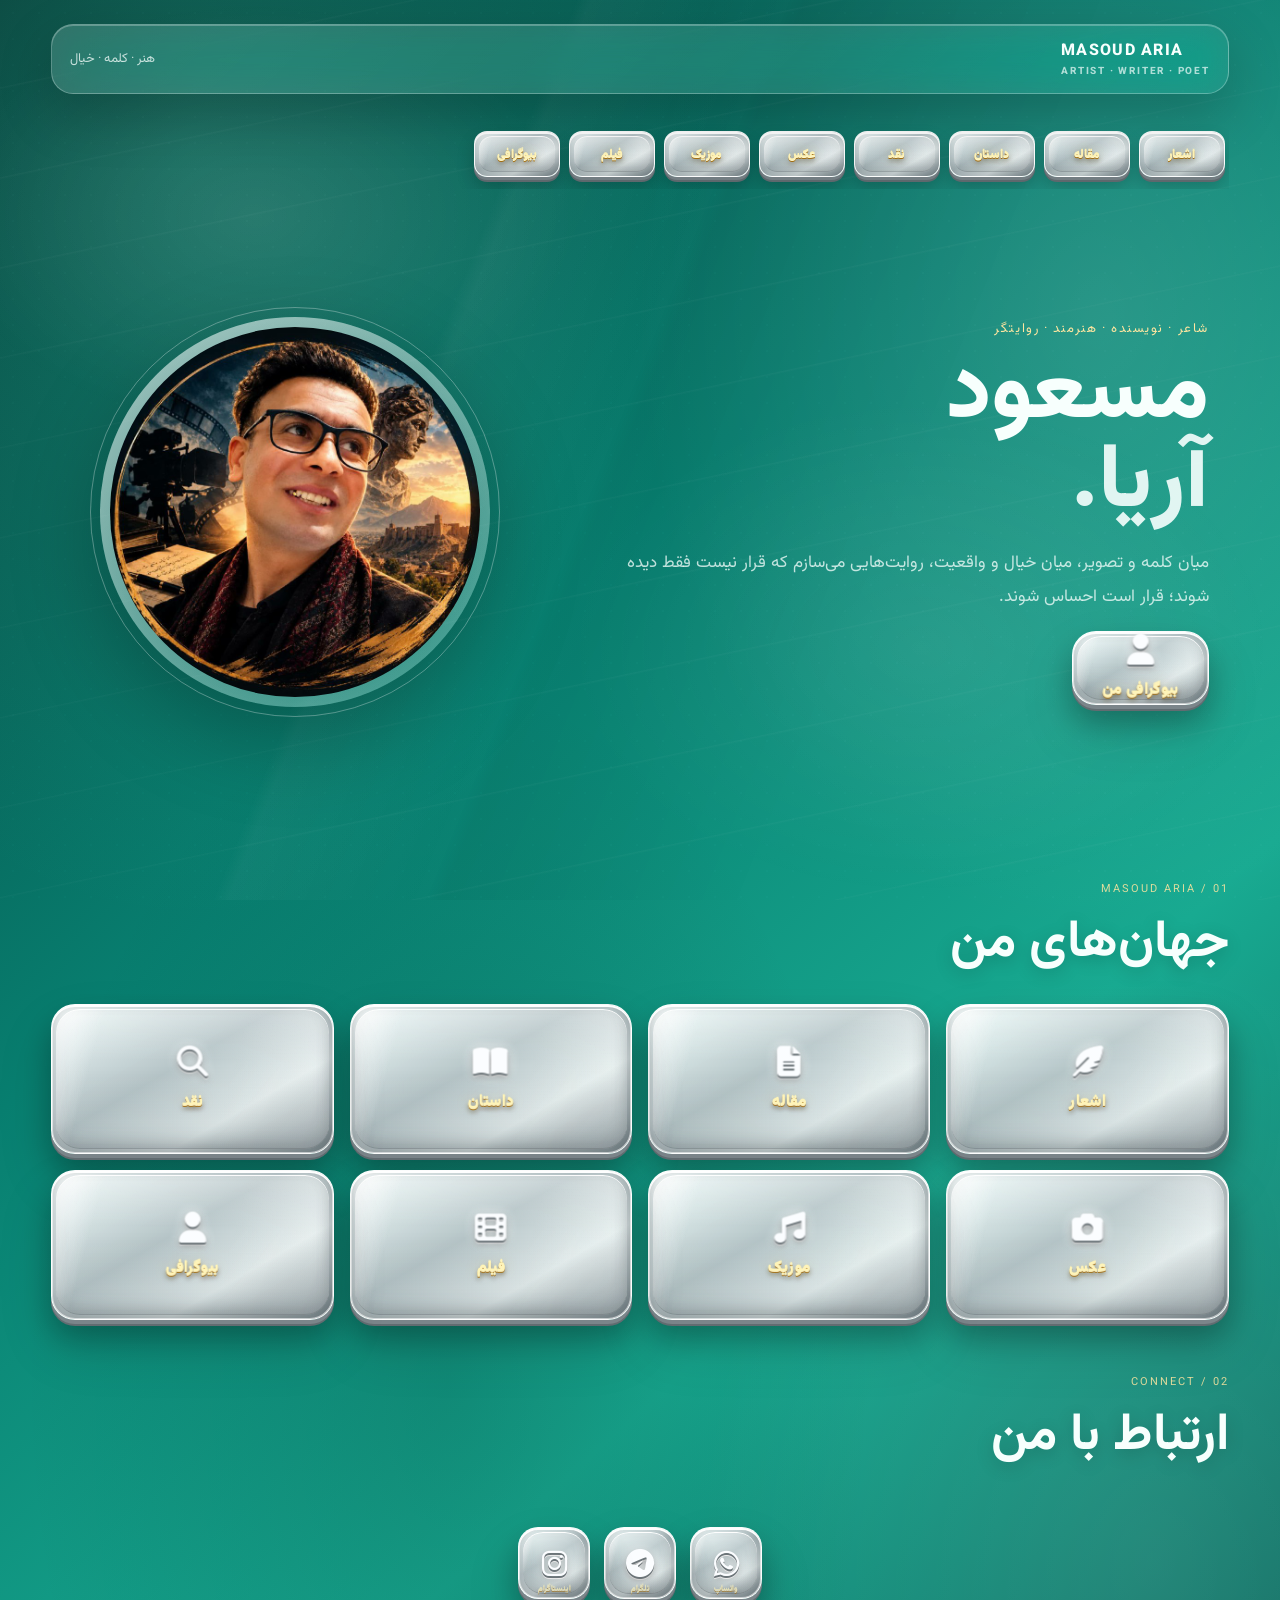
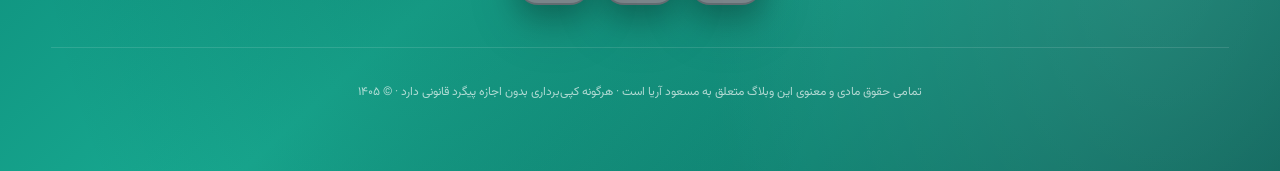
<file: index.html>
<!doctype html>
<html lang="fa" dir="rtl">
<head>
<meta charset="utf-8">
<meta name="viewport" content="width=device-width,initial-scale=1">
<meta name="description" content="وب‌سایت شخصی مسعود آریا؛ شاعر، نویسنده و هنرمند.">
<title>مسعود آریا | هنرمند</title>
<link rel="preconnect" href="https://fonts.googleapis.com">
<link rel="preconnect" href="https://fonts.gstatic.com" crossorigin>
<link href="https://fonts.googleapis.com/css2?family=Vazirmatn:wght@300;400;500;600;700;800&display=swap" rel="stylesheet">
<link rel="stylesheet" href="https://cdnjs.cloudflare.com/ajax/libs/font-awesome/6.7.2/css/all.min.css">
<link rel="stylesheet" href="style.css">
</head>
<body class="page-home">
<div class="page">
<header class="topbar">
  <a class="brand" href="index.html">MASOUD ARIA<small>ARTIST · WRITER · POET</small></a>
  <span class="home-link">هنر · کلمه · خیال</span>
</header>

<nav class="home-nav" aria-label="دسترسی سریع به صفحات">
  <a class="glass-nav-btn" href="poems.html">اشعار</a>
  <a class="glass-nav-btn" href="articles.html">مقاله</a>
  <a class="glass-nav-btn" href="stories.html">داستان</a>
  <a class="glass-nav-btn" href="criticism.html">نقد</a>
  <a class="glass-nav-btn" href="photos.html">عکس</a>
  <a class="glass-nav-btn" href="music.html">موزیک</a>
  <a class="glass-nav-btn" href="films.html">فیلم</a>
  <a class="glass-nav-btn" href="about.html">بیوگرافی</a>
</nav>

<main>
<section class="hero">
  <div class="hero-copy">
    <div class="kicker">شاعر · نویسنده · هنرمند · روایتگر</div>
    <h1>مسعود <span>آریا.</span></h1>
    <p>میان کلمه و تصویر، میان خیال و واقعیت، روایت‌هایی می‌سازم که قرار نیست فقط دیده شوند؛ قرار است احساس شوند.</p>
    <a class="glass-btn" style="display:inline-flex;min-height:74px;padding:0 30px" href="about.html">
      <i class="fa-solid fa-user"></i><span>بیوگرافی من</span>
    </a>
  </div>
  <div class="hero-portrait">
    <div class="portrait-frame">
      <img src="assets/profile.jpg" alt="مسعود آریا">
    </div>
  </div>
</section>

<section class="section-title">
  <div class="number">MASOUD ARIA / 01</div>
  <h2>جهان‌های من</h2>
</section>

<div class="glass-grid">
  <a class="glass-btn" href="poems.html"><i class="fa-solid fa-feather-pointed"></i><span>اشعار</span></a>
  <a class="glass-btn" href="articles.html"><i class="fa-solid fa-file-lines"></i><span>مقاله</span></a>
  <a class="glass-btn" href="stories.html"><i class="fa-solid fa-book-open"></i><span>داستان</span></a>
  <a class="glass-btn" href="criticism.html"><i class="fa-solid fa-magnifying-glass"></i><span>نقد</span></a>
  <a class="glass-btn" href="photos.html"><i class="fa-solid fa-camera"></i><span>عکس</span></a>
  <a class="glass-btn" href="music.html"><i class="fa-solid fa-music"></i><span>موزیک</span></a>
  <a class="glass-btn" href="films.html"><i class="fa-solid fa-film"></i><span>فیلم</span></a>
  <a class="glass-btn" href="about.html"><i class="fa-solid fa-user"></i><span>بیوگرافی</span></a>
</div>

<section class="section-title">
  <div class="number">CONNECT / 02</div>
  <h2>ارتباط با من</h2>
</section>

<div class="socials">
  <!-- لینک‌های واقعی خودت را اینجا بگذار -->
  <a class="social" href="https://wa.me/+9373144279613" target="_blank" rel="noopener" aria-label="واتساپ"><i class="fa-brands fa-whatsapp"></i><span>واتساپ</span></a>
  <a class="social" href="https://t.me/poim14" target="_blank" rel="noopener" aria-label="تلگرام"><i class="fa-brands fa-telegram"></i><span>تلگرام</span></a>
  <a class="social" href="https://instagram.com/mr_phoenix12" target="_blank" rel="noopener" aria-label="اینستاگرام"><i class="fa-brands fa-instagram"></i><span>اینستاگرام</span></a>
</div>
</main>

<footer class="footer">تمامی حقوق مادی و معنوی این وبلاگ متعلق به مسعود آریا است · هرگونه کپی‌برداری بدون اجازه پیگرد قانونی دارد · © ۱۴۰۵</footer>
</div>
<script src="script.js"></script>
</body>
</html>
</file>
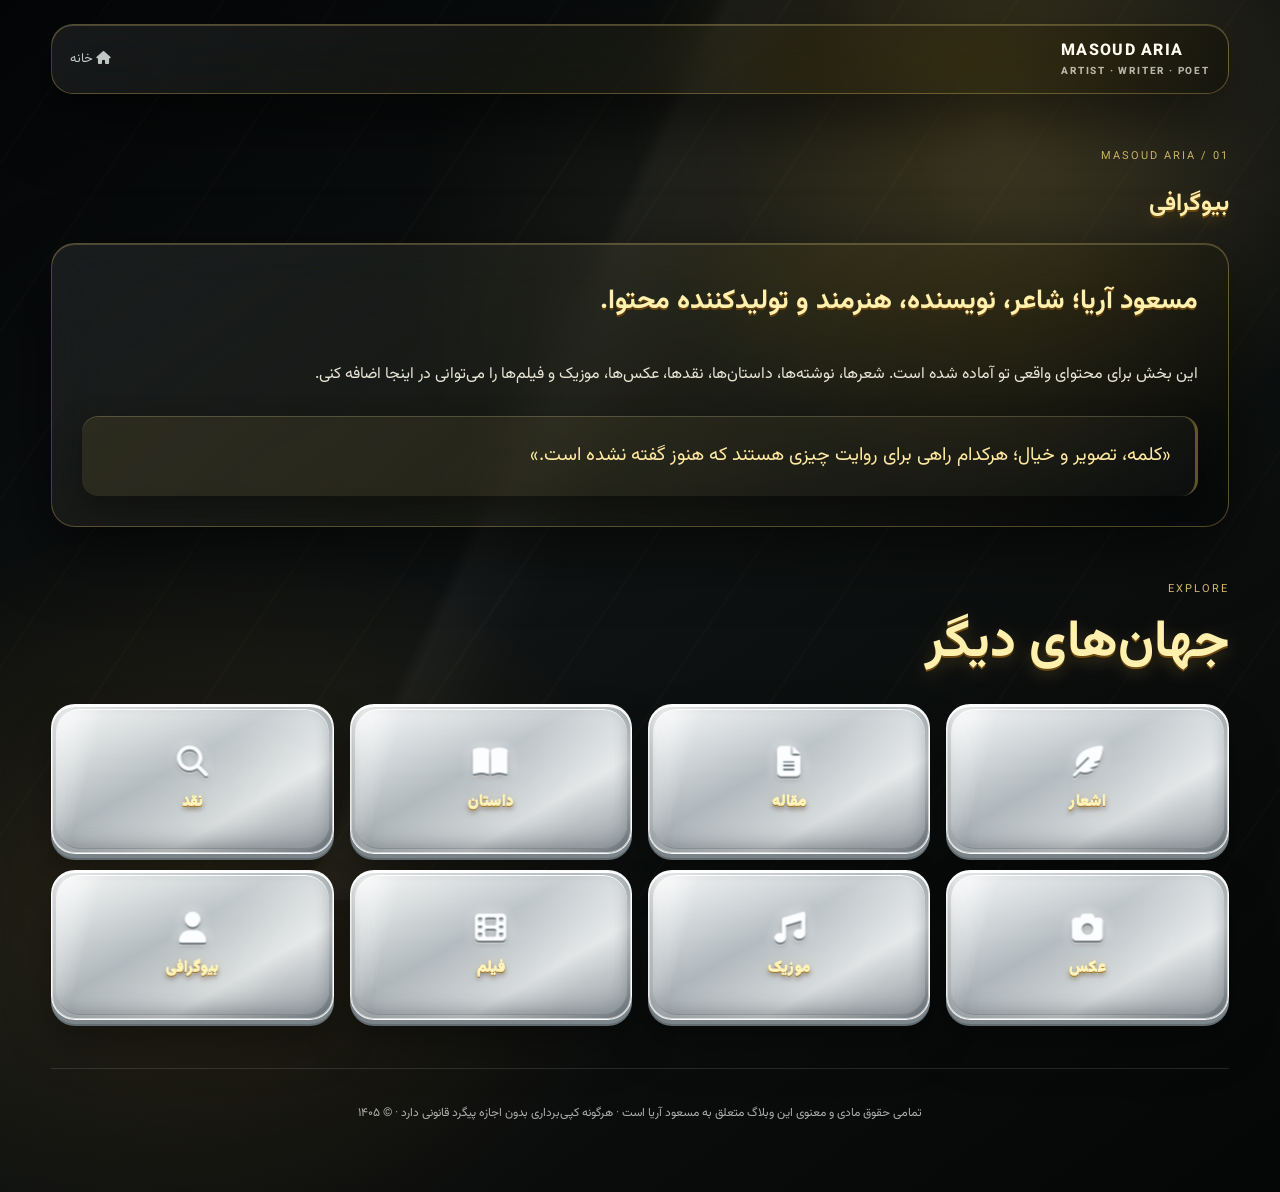
<file: about.html>
<!doctype html>
<html lang="fa" dir="rtl">
<head>
<meta charset="utf-8">
<meta name="viewport" content="width=device-width,initial-scale=1">
<meta name="description" content="وب‌سایت شخصی مسعود آریا؛ شاعر، نویسنده و هنرمند.">
<title>بیوگرافی | مسعود آریا</title>
<link rel="preconnect" href="https://fonts.googleapis.com">
<link rel="preconnect" href="https://fonts.gstatic.com" crossorigin>
<link href="https://fonts.googleapis.com/css2?family=Vazirmatn:wght@300;400;500;600;700;800&display=swap" rel="stylesheet">
<link rel="stylesheet" href="https://cdnjs.cloudflare.com/ajax/libs/font-awesome/6.7.2/css/all.min.css">
<link rel="stylesheet" href="style.css">
</head>
<body class="page-about">
<div class="page">
  <header class="topbar">
    <a class="brand" href="index.html">MASOUD ARIA<small>ARTIST · WRITER · POET</small></a>
    <a class="home-link" href="index.html"><i class="fa-solid fa-house"></i> خانه</a>
  </header>

  <main>
    <section class="section-title">
      <div class="number">MASOUD ARIA / 01</div>
      <h1>بیوگرافی</h1>
    </section>
    <section class="content-card">
      <h3>مسعود آریا؛ شاعر، نویسنده، هنرمند و تولیدکننده محتوا.</h3>
      <p>این بخش برای محتوای واقعی تو آماده شده است. شعرها، نوشته‌ها، داستان‌ها، نقدها، عکس‌ها، موزیک و فیلم‌ها را می‌توانی در اینجا اضافه کنی.</p>
      <div class="quote">«کلمه، تصویر و خیال؛ هرکدام راهی برای روایت چیزی هستند که هنوز گفته نشده است.»</div>
    </section>

    <section class="section-title"><div class="number">EXPLORE</div><h2>جهان‌های دیگر</h2></section>
    <div class="glass-grid"><a class="glass-btn" href="poems.html" aria-label="اشعار">
          <i class="fa-solid fa-feather-pointed" aria-hidden="true"></i><span>اشعار</span>
        </a>
<a class="glass-btn" href="articles.html" aria-label="مقاله">
          <i class="fa-solid fa-file-lines" aria-hidden="true"></i><span>مقاله</span>
        </a>
<a class="glass-btn" href="stories.html" aria-label="داستان">
          <i class="fa-solid fa-book-open" aria-hidden="true"></i><span>داستان</span>
        </a>
<a class="glass-btn" href="criticism.html" aria-label="نقد">
          <i class="fa-solid fa-magnifying-glass" aria-hidden="true"></i><span>نقد</span>
        </a>
<a class="glass-btn" href="photos.html" aria-label="عکس">
          <i class="fa-solid fa-camera" aria-hidden="true"></i><span>عکس</span>
        </a>
<a class="glass-btn" href="music.html" aria-label="موزیک">
          <i class="fa-solid fa-music" aria-hidden="true"></i><span>موزیک</span>
        </a>
<a class="glass-btn" href="films.html" aria-label="فیلم">
          <i class="fa-solid fa-film" aria-hidden="true"></i><span>فیلم</span>
        </a>
<a class="glass-btn" href="about.html" aria-label="بیوگرافی">
          <i class="fa-solid fa-user" aria-hidden="true"></i><span>بیوگرافی</span>
        </a></div>
  </main>

  <footer class="footer">تمامی حقوق مادی و معنوی این وبلاگ متعلق به مسعود آریا است · هرگونه کپی‌برداری بدون اجازه پیگرد قانونی دارد · © ۱۴۰۵</footer>
</div>
<script src="script.js"></script>
</body>
</html>
</file>
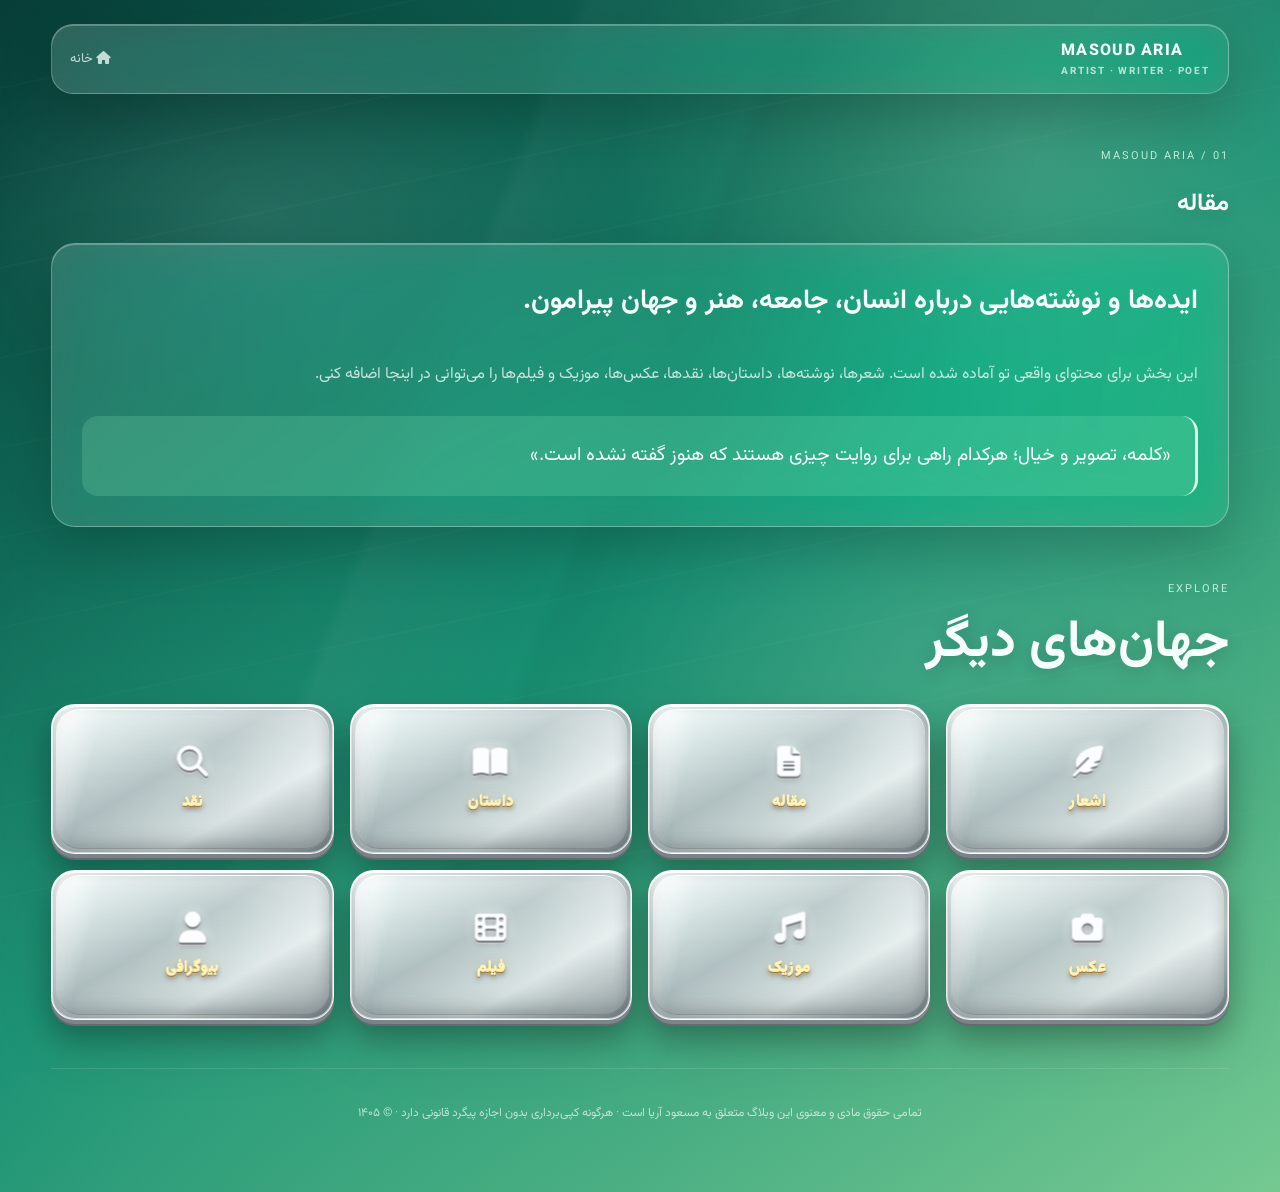
<file: articles.html>
<!doctype html>
<html lang="fa" dir="rtl">
<head>
<meta charset="utf-8">
<meta name="viewport" content="width=device-width,initial-scale=1">
<meta name="description" content="وب‌سایت شخصی مسعود آریا؛ شاعر، نویسنده و هنرمند.">
<title>مقاله | مسعود آریا</title>
<link rel="preconnect" href="https://fonts.googleapis.com">
<link rel="preconnect" href="https://fonts.gstatic.com" crossorigin>
<link href="https://fonts.googleapis.com/css2?family=Vazirmatn:wght@300;400;500;600;700;800&display=swap" rel="stylesheet">
<link rel="stylesheet" href="https://cdnjs.cloudflare.com/ajax/libs/font-awesome/6.7.2/css/all.min.css">
<link rel="stylesheet" href="style.css">
</head>
<body class="page-articles">
<div class="page">
  <header class="topbar">
    <a class="brand" href="index.html">MASOUD ARIA<small>ARTIST · WRITER · POET</small></a>
    <a class="home-link" href="index.html"><i class="fa-solid fa-house"></i> خانه</a>
  </header>

  <main>
    <section class="section-title">
      <div class="number">MASOUD ARIA / 01</div>
      <h1>مقاله</h1>
    </section>
    <section class="content-card">
      <h3>ایده‌ها و نوشته‌هایی درباره انسان، جامعه، هنر و جهان پیرامون.</h3>
      <p>این بخش برای محتوای واقعی تو آماده شده است. شعرها، نوشته‌ها، داستان‌ها، نقدها، عکس‌ها، موزیک و فیلم‌ها را می‌توانی در اینجا اضافه کنی.</p>
      <div class="quote">«کلمه، تصویر و خیال؛ هرکدام راهی برای روایت چیزی هستند که هنوز گفته نشده است.»</div>
    </section>

    <section class="section-title"><div class="number">EXPLORE</div><h2>جهان‌های دیگر</h2></section>
    <div class="glass-grid"><a class="glass-btn" href="poems.html" aria-label="اشعار">
          <i class="fa-solid fa-feather-pointed" aria-hidden="true"></i><span>اشعار</span>
        </a>
<a class="glass-btn" href="articles.html" aria-label="مقاله">
          <i class="fa-solid fa-file-lines" aria-hidden="true"></i><span>مقاله</span>
        </a>
<a class="glass-btn" href="stories.html" aria-label="داستان">
          <i class="fa-solid fa-book-open" aria-hidden="true"></i><span>داستان</span>
        </a>
<a class="glass-btn" href="criticism.html" aria-label="نقد">
          <i class="fa-solid fa-magnifying-glass" aria-hidden="true"></i><span>نقد</span>
        </a>
<a class="glass-btn" href="photos.html" aria-label="عکس">
          <i class="fa-solid fa-camera" aria-hidden="true"></i><span>عکس</span>
        </a>
<a class="glass-btn" href="music.html" aria-label="موزیک">
          <i class="fa-solid fa-music" aria-hidden="true"></i><span>موزیک</span>
        </a>
<a class="glass-btn" href="films.html" aria-label="فیلم">
          <i class="fa-solid fa-film" aria-hidden="true"></i><span>فیلم</span>
        </a>
<a class="glass-btn" href="about.html" aria-label="بیوگرافی">
          <i class="fa-solid fa-user" aria-hidden="true"></i><span>بیوگرافی</span>
        </a></div>
  </main>

  <footer class="footer">تمامی حقوق مادی و معنوی این وبلاگ متعلق به مسعود آریا است · هرگونه کپی‌برداری بدون اجازه پیگرد قانونی دارد · © ۱۴۰۵</footer>
</div>
<script src="script.js"></script>
</body>
</html>
</file>
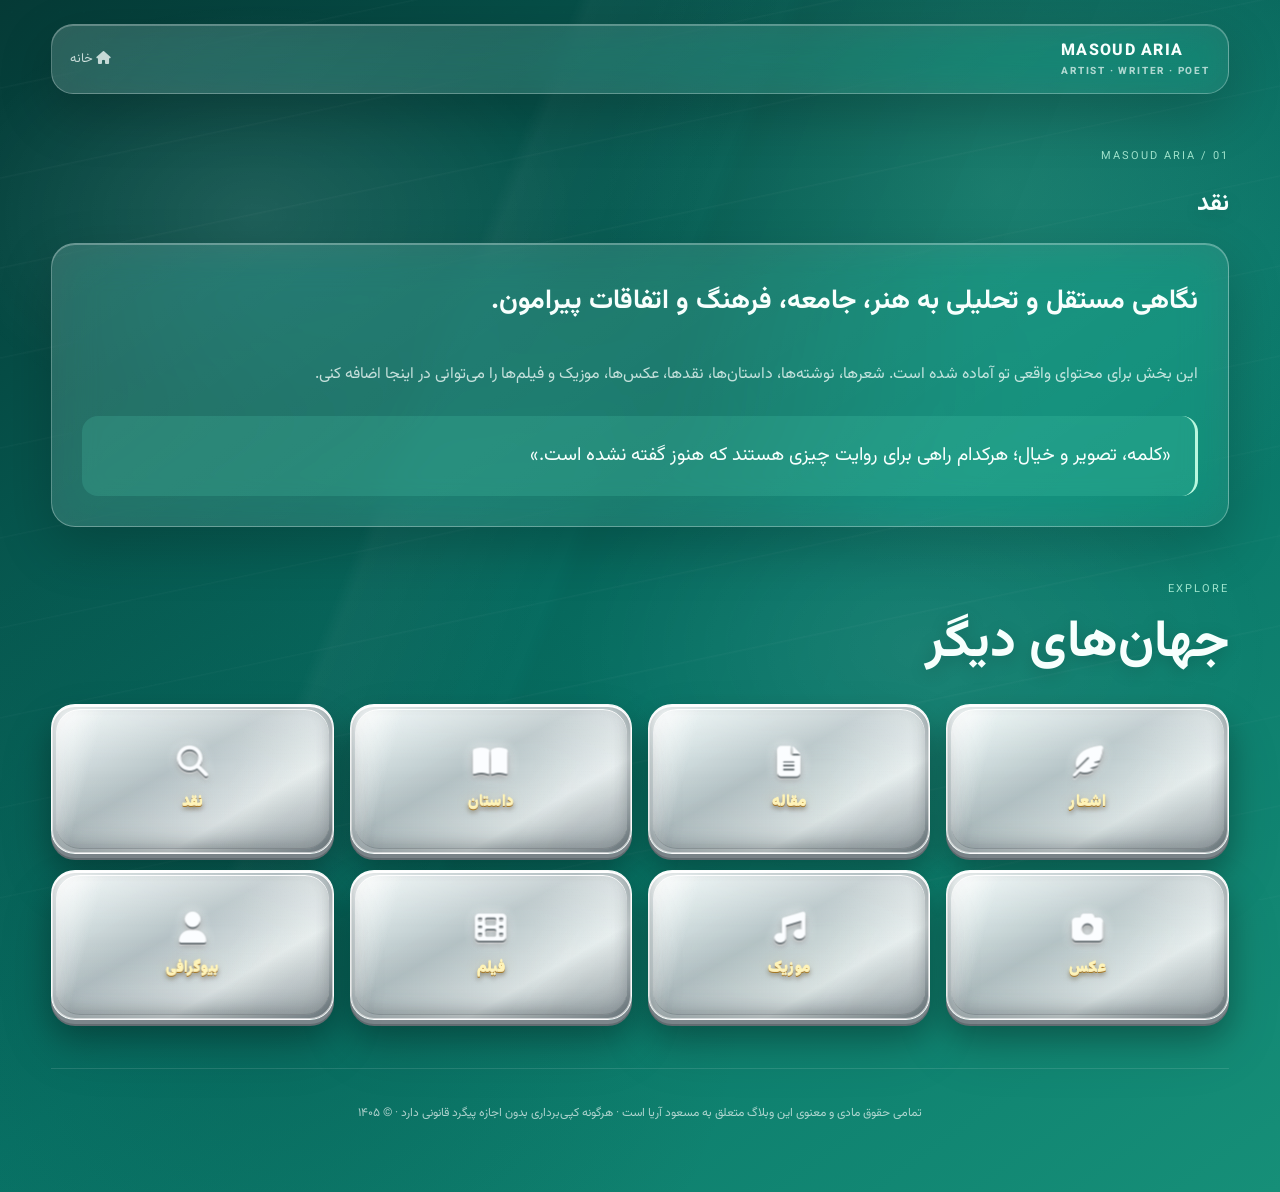
<file: criticism.html>
<!doctype html>
<html lang="fa" dir="rtl">
<head>
<meta charset="utf-8">
<meta name="viewport" content="width=device-width,initial-scale=1">
<meta name="description" content="وب‌سایت شخصی مسعود آریا؛ شاعر، نویسنده و هنرمند.">
<title>نقد | مسعود آریا</title>
<link rel="preconnect" href="https://fonts.googleapis.com">
<link rel="preconnect" href="https://fonts.gstatic.com" crossorigin>
<link href="https://fonts.googleapis.com/css2?family=Vazirmatn:wght@300;400;500;600;700;800&display=swap" rel="stylesheet">
<link rel="stylesheet" href="https://cdnjs.cloudflare.com/ajax/libs/font-awesome/6.7.2/css/all.min.css">
<link rel="stylesheet" href="style.css">
</head>
<body class="page-criticism">
<div class="page">
  <header class="topbar">
    <a class="brand" href="index.html">MASOUD ARIA<small>ARTIST · WRITER · POET</small></a>
    <a class="home-link" href="index.html"><i class="fa-solid fa-house"></i> خانه</a>
  </header>

  <main>
    <section class="section-title">
      <div class="number">MASOUD ARIA / 01</div>
      <h1>نقد</h1>
    </section>
    <section class="content-card">
      <h3>نگاهی مستقل و تحلیلی به هنر، جامعه، فرهنگ و اتفاقات پیرامون.</h3>
      <p>این بخش برای محتوای واقعی تو آماده شده است. شعرها، نوشته‌ها، داستان‌ها، نقدها، عکس‌ها، موزیک و فیلم‌ها را می‌توانی در اینجا اضافه کنی.</p>
      <div class="quote">«کلمه، تصویر و خیال؛ هرکدام راهی برای روایت چیزی هستند که هنوز گفته نشده است.»</div>
    </section>

    <section class="section-title"><div class="number">EXPLORE</div><h2>جهان‌های دیگر</h2></section>
    <div class="glass-grid"><a class="glass-btn" href="poems.html" aria-label="اشعار">
          <i class="fa-solid fa-feather-pointed" aria-hidden="true"></i><span>اشعار</span>
        </a>
<a class="glass-btn" href="articles.html" aria-label="مقاله">
          <i class="fa-solid fa-file-lines" aria-hidden="true"></i><span>مقاله</span>
        </a>
<a class="glass-btn" href="stories.html" aria-label="داستان">
          <i class="fa-solid fa-book-open" aria-hidden="true"></i><span>داستان</span>
        </a>
<a class="glass-btn" href="criticism.html" aria-label="نقد">
          <i class="fa-solid fa-magnifying-glass" aria-hidden="true"></i><span>نقد</span>
        </a>
<a class="glass-btn" href="photos.html" aria-label="عکس">
          <i class="fa-solid fa-camera" aria-hidden="true"></i><span>عکس</span>
        </a>
<a class="glass-btn" href="music.html" aria-label="موزیک">
          <i class="fa-solid fa-music" aria-hidden="true"></i><span>موزیک</span>
        </a>
<a class="glass-btn" href="films.html" aria-label="فیلم">
          <i class="fa-solid fa-film" aria-hidden="true"></i><span>فیلم</span>
        </a>
<a class="glass-btn" href="about.html" aria-label="بیوگرافی">
          <i class="fa-solid fa-user" aria-hidden="true"></i><span>بیوگرافی</span>
        </a></div>
  </main>

  <footer class="footer">تمامی حقوق مادی و معنوی این وبلاگ متعلق به مسعود آریا است · هرگونه کپی‌برداری بدون اجازه پیگرد قانونی دارد · © ۱۴۰۵</footer>
</div>
<script src="script.js"></script>
</body>
</html>
</file>
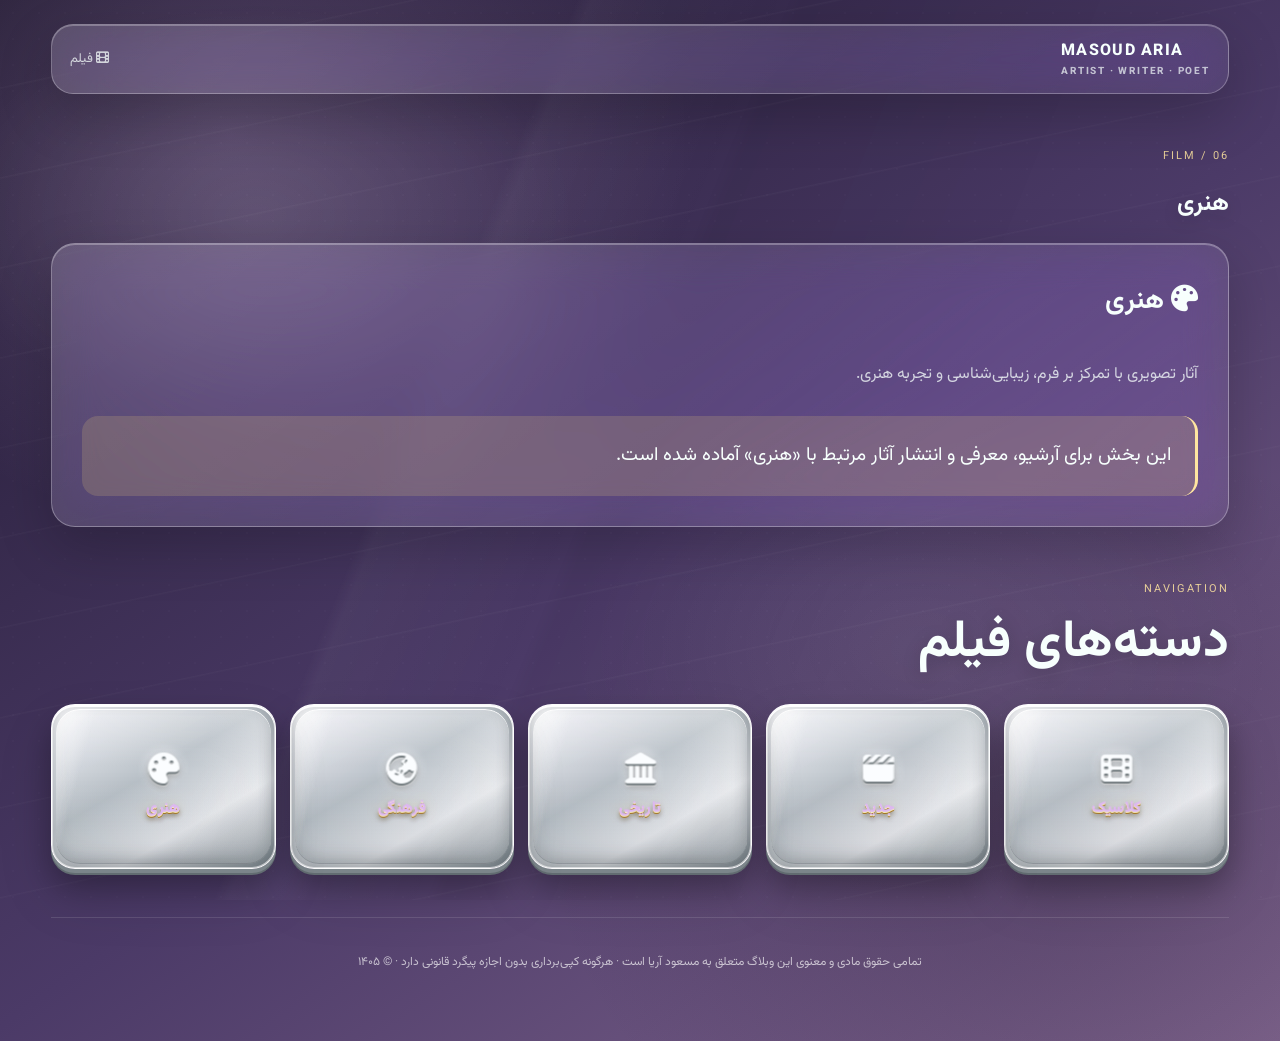
<file: film-artistic.html>
<!doctype html>
<html lang="fa" dir="rtl">
<head>
<meta charset="utf-8">
<meta name="viewport" content="width=device-width,initial-scale=1">
<meta name="description" content="دسته‌بندی فیلم‌های مسعود آریا.">
<title>هنری | فیلم | مسعود آریا</title>
<link rel="preconnect" href="https://fonts.googleapis.com">
<link rel="preconnect" href="https://fonts.gstatic.com" crossorigin>
<link href="https://fonts.googleapis.com/css2?family=Vazirmatn:wght@300;400;500;600;700;800&display=swap" rel="stylesheet">
<link rel="stylesheet" href="https://cdnjs.cloudflare.com/ajax/libs/font-awesome/6.7.2/css/all.min.css">
<link rel="stylesheet" href="style.css">
</head>
<body class="page-artistic">
<div class="page">
<header class="topbar">
  <a class="brand" href="index.html">MASOUD ARIA<small>ARTIST · WRITER · POET</small></a>
  <a class="home-link" href="films.html"><i class="fa-solid fa-film"></i> فیلم</a>
</header>
<main>
  <section class="section-title">
    <div class="number">FILM / 06</div>
    <h1>هنری</h1>
  </section>
  <section class="content-card">
    <h3><i class="fa-solid fa-palette"></i> هنری</h3>
    <p>آثار تصویری با تمرکز بر فرم، زیبایی‌شناسی و تجربه هنری.</p>
    <div class="quote">این بخش برای آرشیو، معرفی و انتشار آثار مرتبط با «هنری» آماده شده است.</div>
  </section>
  <section class="section-title"><div class="number">NAVIGATION</div><h2>دسته‌های فیلم</h2></section>
  <div class="film-categories">
    <a class="glass-btn film-category-card" href="film-classic.html"><i class="fa-solid fa-film"></i><span>کلاسیک</span></a>
    <a class="glass-btn film-category-card" href="film-new.html"><i class="fa-solid fa-clapperboard"></i><span>جدید</span></a>
    <a class="glass-btn film-category-card" href="film-historical.html"><i class="fa-solid fa-landmark"></i><span>تاریخی</span></a>
    <a class="glass-btn film-category-card" href="film-cultural.html"><i class="fa-solid fa-earth-asia"></i><span>فرهنگی</span></a>
    <a class="glass-btn film-category-card" href="film-artistic.html"><i class="fa-solid fa-palette"></i><span>هنری</span></a>
  </div>
</main>
<footer class="footer">تمامی حقوق مادی و معنوی این وبلاگ متعلق به مسعود آریا است · هرگونه کپی‌برداری بدون اجازه پیگرد قانونی دارد · © ۱۴۰۵</footer>
</div>
<script src="script.js"></script>
</body>
</html>
</file>
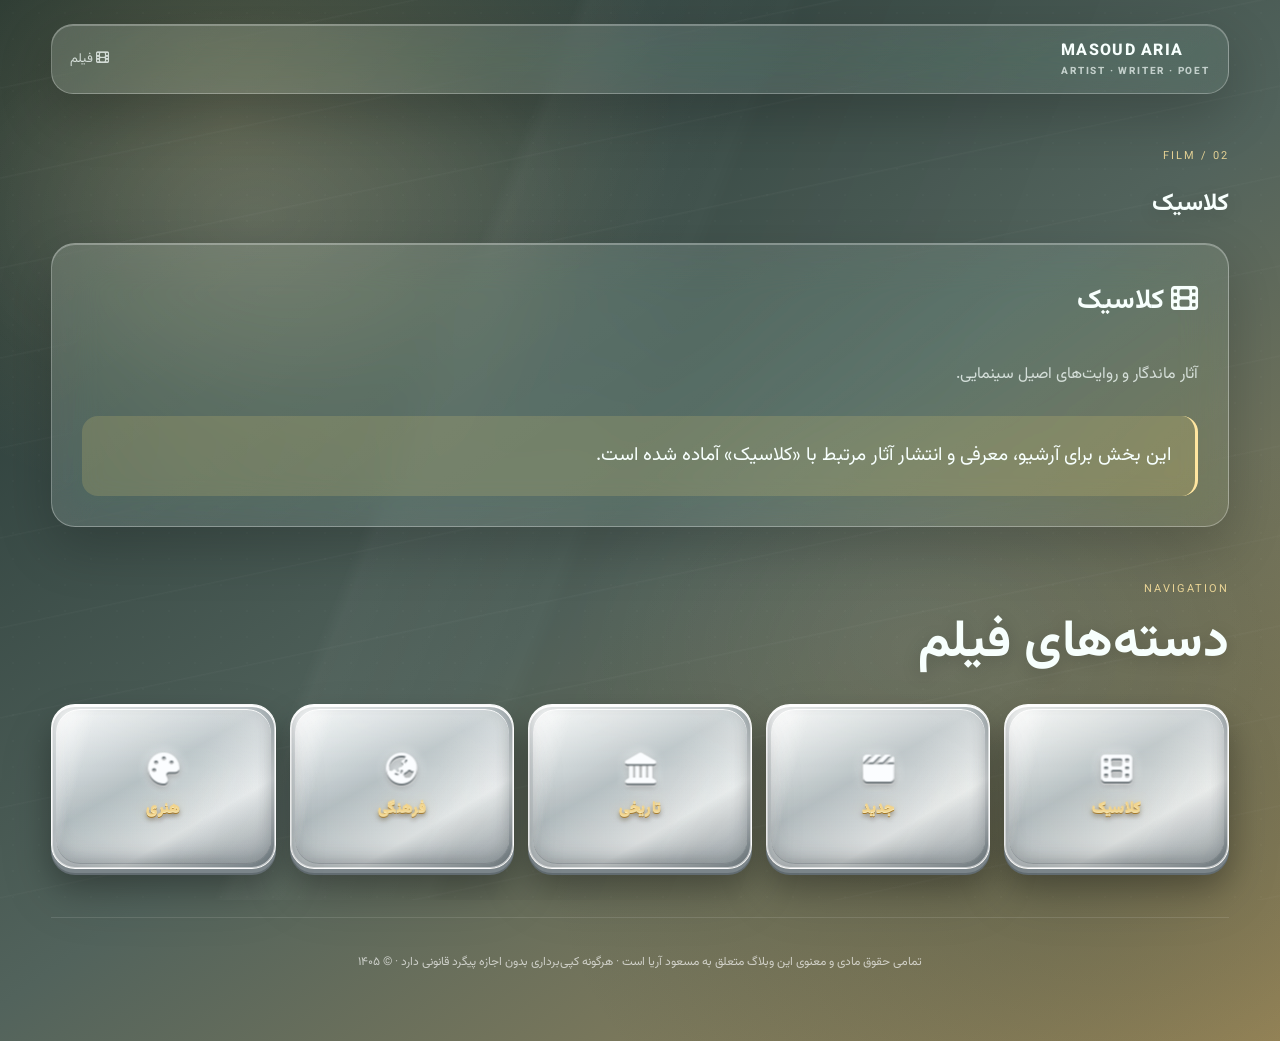
<file: film-classic.html>
<!doctype html>
<html lang="fa" dir="rtl">
<head>
<meta charset="utf-8">
<meta name="viewport" content="width=device-width,initial-scale=1">
<meta name="description" content="دسته‌بندی فیلم‌های مسعود آریا.">
<title>کلاسیک | فیلم | مسعود آریا</title>
<link rel="preconnect" href="https://fonts.googleapis.com">
<link rel="preconnect" href="https://fonts.gstatic.com" crossorigin>
<link href="https://fonts.googleapis.com/css2?family=Vazirmatn:wght@300;400;500;600;700;800&display=swap" rel="stylesheet">
<link rel="stylesheet" href="https://cdnjs.cloudflare.com/ajax/libs/font-awesome/6.7.2/css/all.min.css">
<link rel="stylesheet" href="style.css">
</head>
<body class="page-classic">
<div class="page">
<header class="topbar">
  <a class="brand" href="index.html">MASOUD ARIA<small>ARTIST · WRITER · POET</small></a>
  <a class="home-link" href="films.html"><i class="fa-solid fa-film"></i> فیلم</a>
</header>
<main>
  <section class="section-title">
    <div class="number">FILM / 02</div>
    <h1>کلاسیک</h1>
  </section>
  <section class="content-card">
    <h3><i class="fa-solid fa-film"></i> کلاسیک</h3>
    <p>آثار ماندگار و روایت‌های اصیل سینمایی.</p>
    <div class="quote">این بخش برای آرشیو، معرفی و انتشار آثار مرتبط با «کلاسیک» آماده شده است.</div>
  </section>
  <section class="section-title"><div class="number">NAVIGATION</div><h2>دسته‌های فیلم</h2></section>
  <div class="film-categories">
    <a class="glass-btn film-category-card" href="film-classic.html"><i class="fa-solid fa-film"></i><span>کلاسیک</span></a>
    <a class="glass-btn film-category-card" href="film-new.html"><i class="fa-solid fa-clapperboard"></i><span>جدید</span></a>
    <a class="glass-btn film-category-card" href="film-historical.html"><i class="fa-solid fa-landmark"></i><span>تاریخی</span></a>
    <a class="glass-btn film-category-card" href="film-cultural.html"><i class="fa-solid fa-earth-asia"></i><span>فرهنگی</span></a>
    <a class="glass-btn film-category-card" href="film-artistic.html"><i class="fa-solid fa-palette"></i><span>هنری</span></a>
  </div>
</main>
<footer class="footer">تمامی حقوق مادی و معنوی این وبلاگ متعلق به مسعود آریا است · هرگونه کپی‌برداری بدون اجازه پیگرد قانونی دارد · © ۱۴۰۵</footer>
</div>
<script src="script.js"></script>
</body>
</html>
</file>
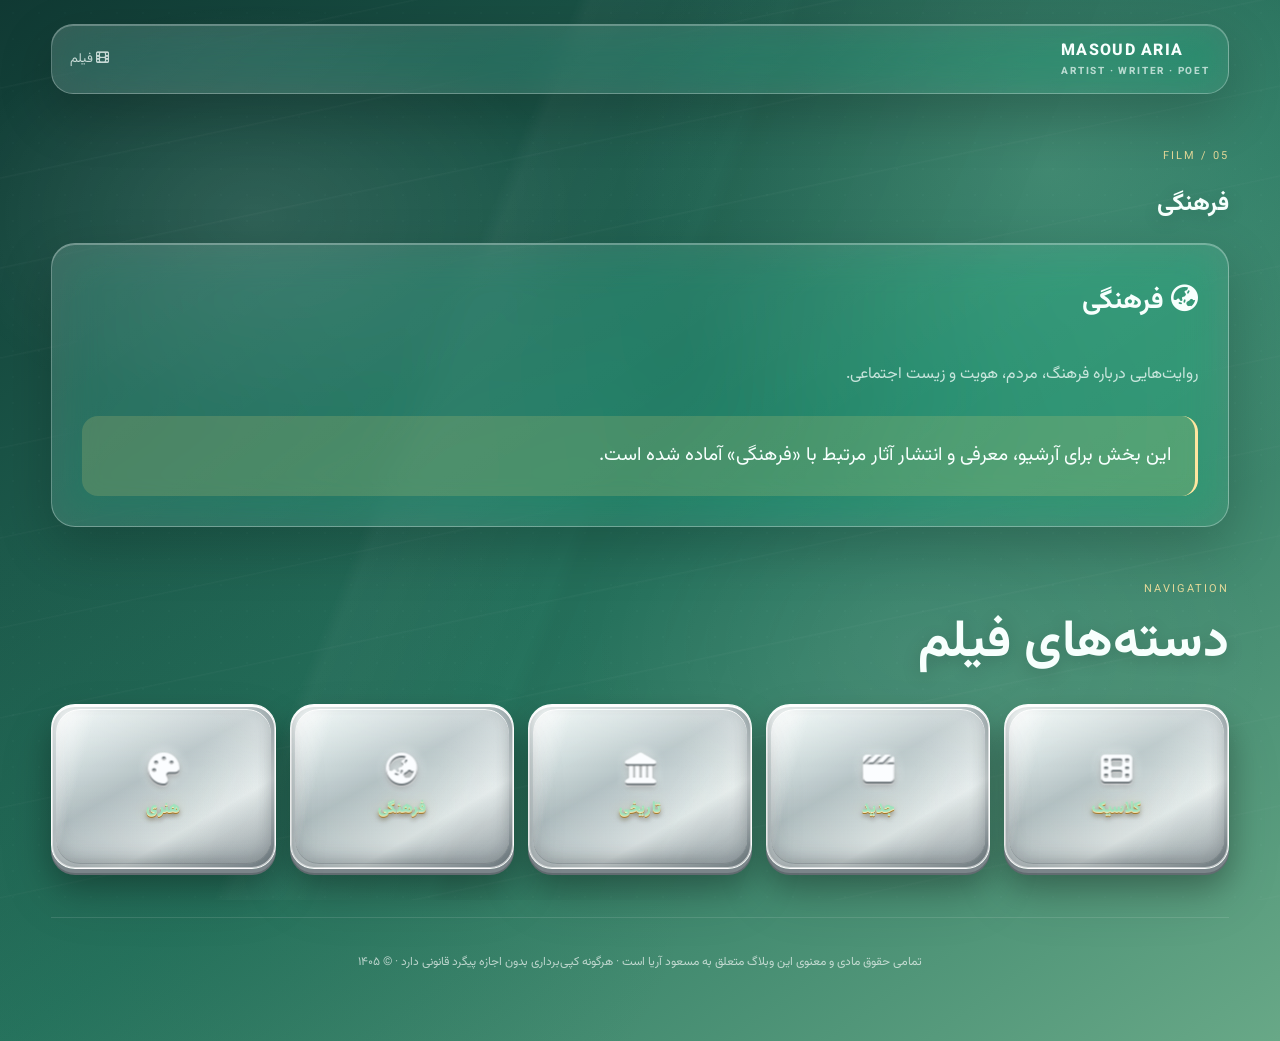
<file: film-cultural.html>
<!doctype html>
<html lang="fa" dir="rtl">
<head>
<meta charset="utf-8">
<meta name="viewport" content="width=device-width,initial-scale=1">
<meta name="description" content="دسته‌بندی فیلم‌های مسعود آریا.">
<title>فرهنگی | فیلم | مسعود آریا</title>
<link rel="preconnect" href="https://fonts.googleapis.com">
<link rel="preconnect" href="https://fonts.gstatic.com" crossorigin>
<link href="https://fonts.googleapis.com/css2?family=Vazirmatn:wght@300;400;500;600;700;800&display=swap" rel="stylesheet">
<link rel="stylesheet" href="https://cdnjs.cloudflare.com/ajax/libs/font-awesome/6.7.2/css/all.min.css">
<link rel="stylesheet" href="style.css">
</head>
<body class="page-cultural">
<div class="page">
<header class="topbar">
  <a class="brand" href="index.html">MASOUD ARIA<small>ARTIST · WRITER · POET</small></a>
  <a class="home-link" href="films.html"><i class="fa-solid fa-film"></i> فیلم</a>
</header>
<main>
  <section class="section-title">
    <div class="number">FILM / 05</div>
    <h1>فرهنگی</h1>
  </section>
  <section class="content-card">
    <h3><i class="fa-solid fa-earth-asia"></i> فرهنگی</h3>
    <p>روایت‌هایی درباره فرهنگ، مردم، هویت و زیست اجتماعی.</p>
    <div class="quote">این بخش برای آرشیو، معرفی و انتشار آثار مرتبط با «فرهنگی» آماده شده است.</div>
  </section>
  <section class="section-title"><div class="number">NAVIGATION</div><h2>دسته‌های فیلم</h2></section>
  <div class="film-categories">
    <a class="glass-btn film-category-card" href="film-classic.html"><i class="fa-solid fa-film"></i><span>کلاسیک</span></a>
    <a class="glass-btn film-category-card" href="film-new.html"><i class="fa-solid fa-clapperboard"></i><span>جدید</span></a>
    <a class="glass-btn film-category-card" href="film-historical.html"><i class="fa-solid fa-landmark"></i><span>تاریخی</span></a>
    <a class="glass-btn film-category-card" href="film-cultural.html"><i class="fa-solid fa-earth-asia"></i><span>فرهنگی</span></a>
    <a class="glass-btn film-category-card" href="film-artistic.html"><i class="fa-solid fa-palette"></i><span>هنری</span></a>
  </div>
</main>
<footer class="footer">تمامی حقوق مادی و معنوی این وبلاگ متعلق به مسعود آریا است · هرگونه کپی‌برداری بدون اجازه پیگرد قانونی دارد · © ۱۴۰۵</footer>
</div>
<script src="script.js"></script>
</body>
</html>
</file>
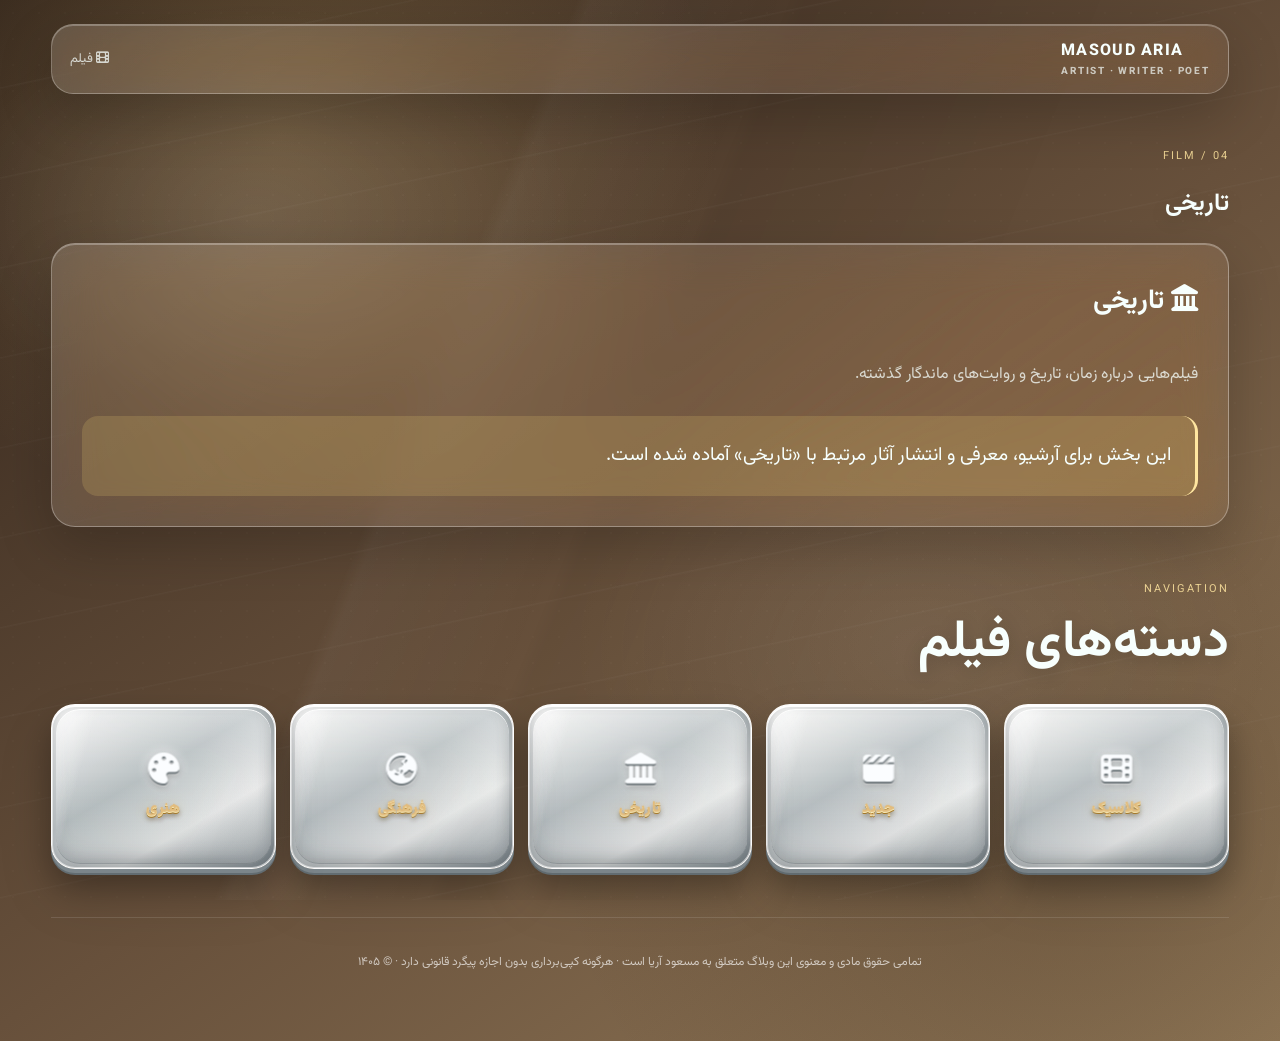
<file: film-historical.html>
<!doctype html>
<html lang="fa" dir="rtl">
<head>
<meta charset="utf-8">
<meta name="viewport" content="width=device-width,initial-scale=1">
<meta name="description" content="دسته‌بندی فیلم‌های مسعود آریا.">
<title>تاریخی | فیلم | مسعود آریا</title>
<link rel="preconnect" href="https://fonts.googleapis.com">
<link rel="preconnect" href="https://fonts.gstatic.com" crossorigin>
<link href="https://fonts.googleapis.com/css2?family=Vazirmatn:wght@300;400;500;600;700;800&display=swap" rel="stylesheet">
<link rel="stylesheet" href="https://cdnjs.cloudflare.com/ajax/libs/font-awesome/6.7.2/css/all.min.css">
<link rel="stylesheet" href="style.css">
</head>
<body class="page-historical">
<div class="page">
<header class="topbar">
  <a class="brand" href="index.html">MASOUD ARIA<small>ARTIST · WRITER · POET</small></a>
  <a class="home-link" href="films.html"><i class="fa-solid fa-film"></i> فیلم</a>
</header>
<main>
  <section class="section-title">
    <div class="number">FILM / 04</div>
    <h1>تاریخی</h1>
  </section>
  <section class="content-card">
    <h3><i class="fa-solid fa-landmark"></i> تاریخی</h3>
    <p>فیلم‌هایی درباره زمان، تاریخ و روایت‌های ماندگار گذشته.</p>
    <div class="quote">این بخش برای آرشیو، معرفی و انتشار آثار مرتبط با «تاریخی» آماده شده است.</div>
  </section>
  <section class="section-title"><div class="number">NAVIGATION</div><h2>دسته‌های فیلم</h2></section>
  <div class="film-categories">
    <a class="glass-btn film-category-card" href="film-classic.html"><i class="fa-solid fa-film"></i><span>کلاسیک</span></a>
    <a class="glass-btn film-category-card" href="film-new.html"><i class="fa-solid fa-clapperboard"></i><span>جدید</span></a>
    <a class="glass-btn film-category-card" href="film-historical.html"><i class="fa-solid fa-landmark"></i><span>تاریخی</span></a>
    <a class="glass-btn film-category-card" href="film-cultural.html"><i class="fa-solid fa-earth-asia"></i><span>فرهنگی</span></a>
    <a class="glass-btn film-category-card" href="film-artistic.html"><i class="fa-solid fa-palette"></i><span>هنری</span></a>
  </div>
</main>
<footer class="footer">تمامی حقوق مادی و معنوی این وبلاگ متعلق به مسعود آریا است · هرگونه کپی‌برداری بدون اجازه پیگرد قانونی دارد · © ۱۴۰۵</footer>
</div>
<script src="script.js"></script>
</body>
</html>
</file>
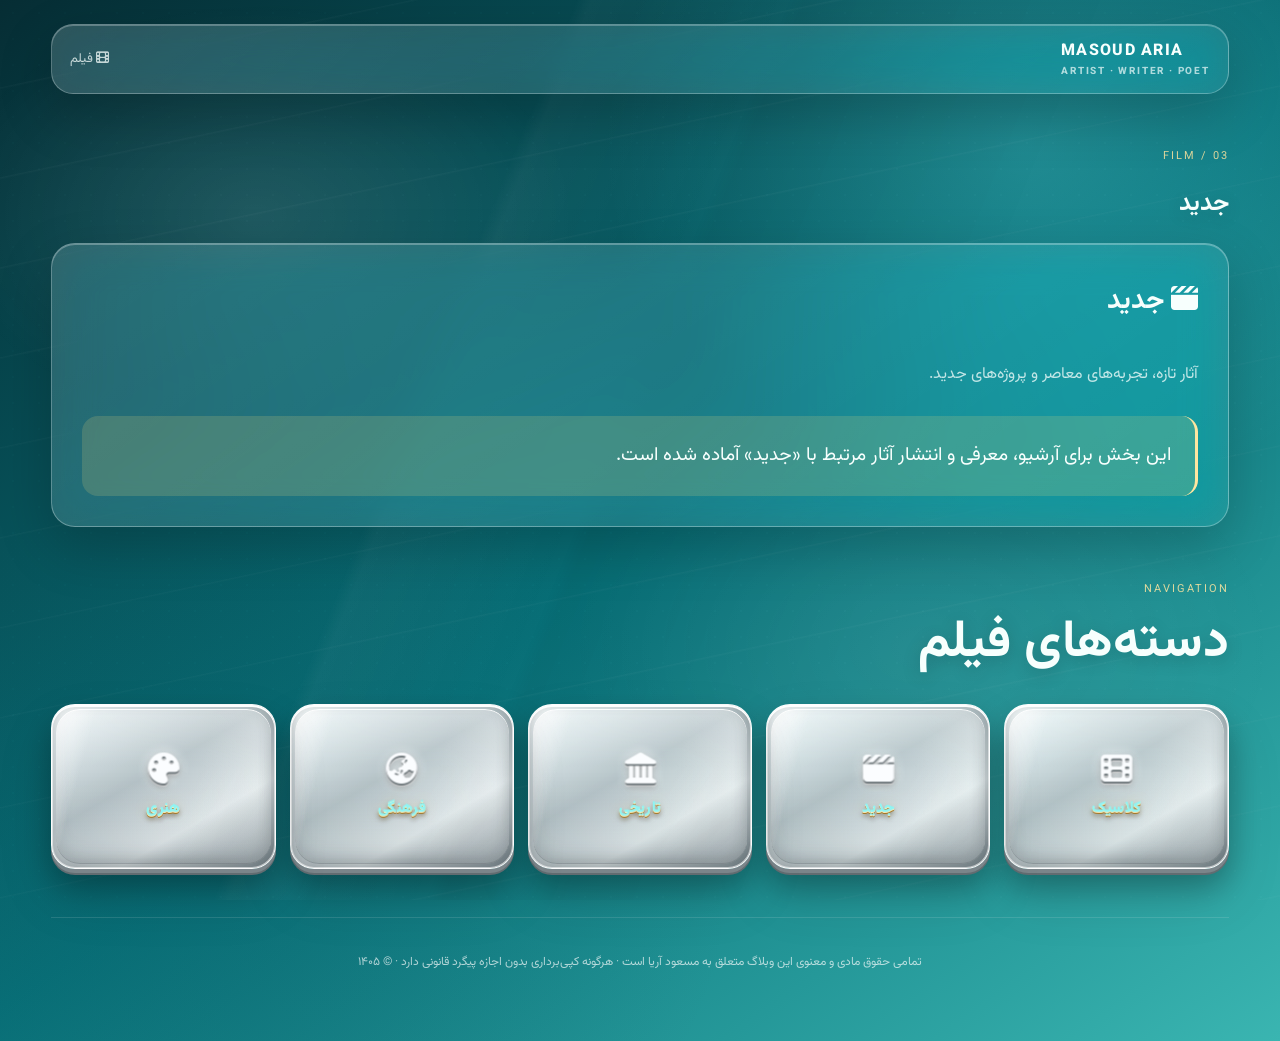
<file: film-new.html>
<!doctype html>
<html lang="fa" dir="rtl">
<head>
<meta charset="utf-8">
<meta name="viewport" content="width=device-width,initial-scale=1">
<meta name="description" content="دسته‌بندی فیلم‌های مسعود آریا.">
<title>جدید | فیلم | مسعود آریا</title>
<link rel="preconnect" href="https://fonts.googleapis.com">
<link rel="preconnect" href="https://fonts.gstatic.com" crossorigin>
<link href="https://fonts.googleapis.com/css2?family=Vazirmatn:wght@300;400;500;600;700;800&display=swap" rel="stylesheet">
<link rel="stylesheet" href="https://cdnjs.cloudflare.com/ajax/libs/font-awesome/6.7.2/css/all.min.css">
<link rel="stylesheet" href="style.css">
</head>
<body class="page-new">
<div class="page">
<header class="topbar">
  <a class="brand" href="index.html">MASOUD ARIA<small>ARTIST · WRITER · POET</small></a>
  <a class="home-link" href="films.html"><i class="fa-solid fa-film"></i> فیلم</a>
</header>
<main>
  <section class="section-title">
    <div class="number">FILM / 03</div>
    <h1>جدید</h1>
  </section>
  <section class="content-card">
    <h3><i class="fa-solid fa-clapperboard"></i> جدید</h3>
    <p>آثار تازه، تجربه‌های معاصر و پروژه‌های جدید.</p>
    <div class="quote">این بخش برای آرشیو، معرفی و انتشار آثار مرتبط با «جدید» آماده شده است.</div>
  </section>
  <section class="section-title"><div class="number">NAVIGATION</div><h2>دسته‌های فیلم</h2></section>
  <div class="film-categories">
    <a class="glass-btn film-category-card" href="film-classic.html"><i class="fa-solid fa-film"></i><span>کلاسیک</span></a>
    <a class="glass-btn film-category-card" href="film-new.html"><i class="fa-solid fa-clapperboard"></i><span>جدید</span></a>
    <a class="glass-btn film-category-card" href="film-historical.html"><i class="fa-solid fa-landmark"></i><span>تاریخی</span></a>
    <a class="glass-btn film-category-card" href="film-cultural.html"><i class="fa-solid fa-earth-asia"></i><span>فرهنگی</span></a>
    <a class="glass-btn film-category-card" href="film-artistic.html"><i class="fa-solid fa-palette"></i><span>هنری</span></a>
  </div>
</main>
<footer class="footer">تمامی حقوق مادی و معنوی این وبلاگ متعلق به مسعود آریا است · هرگونه کپی‌برداری بدون اجازه پیگرد قانونی دارد · © ۱۴۰۵</footer>
</div>
<script src="script.js"></script>
</body>
</html>
</file>
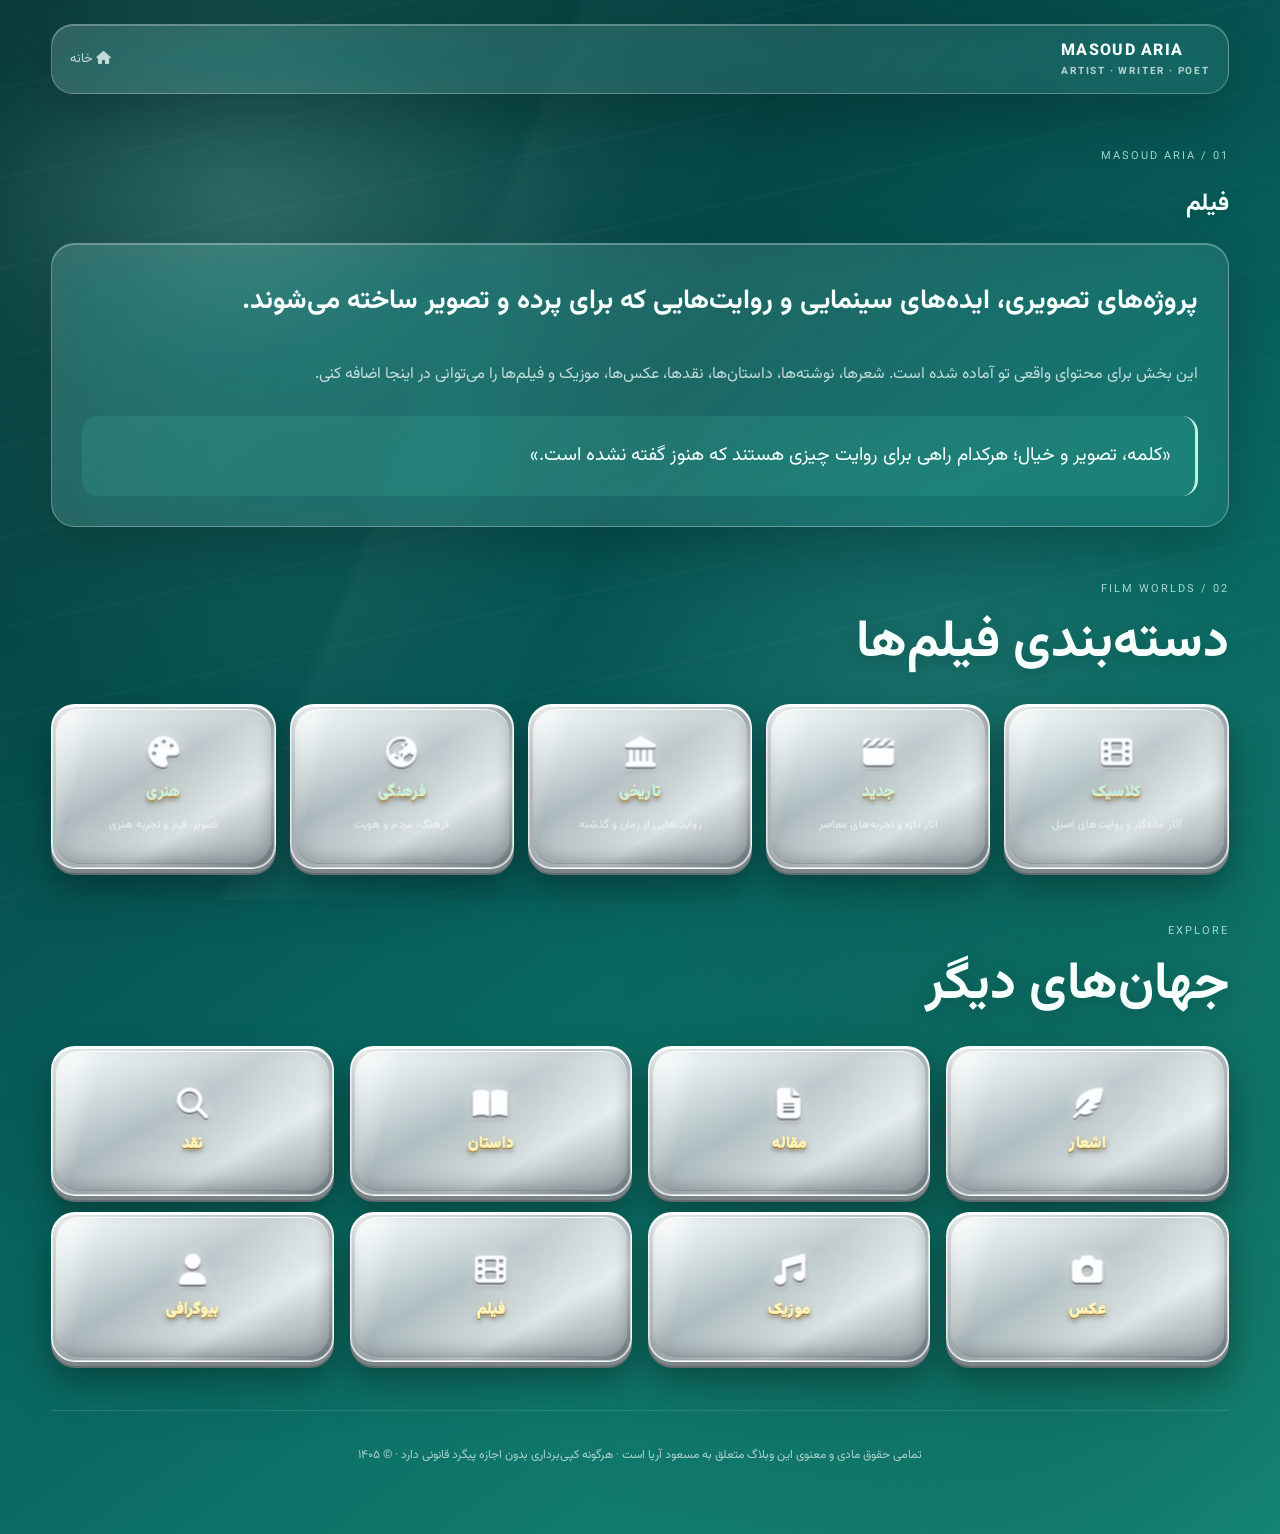
<file: films.html>
<!doctype html>
<html lang="fa" dir="rtl">
<head>
<meta charset="utf-8">
<meta name="viewport" content="width=device-width,initial-scale=1">
<meta name="description" content="وب‌سایت شخصی مسعود آریا؛ شاعر، نویسنده و هنرمند.">
<title>فیلم | مسعود آریا</title>
<link rel="preconnect" href="https://fonts.googleapis.com">
<link rel="preconnect" href="https://fonts.gstatic.com" crossorigin>
<link href="https://fonts.googleapis.com/css2?family=Vazirmatn:wght@300;400;500;600;700;800&display=swap" rel="stylesheet">
<link rel="stylesheet" href="https://cdnjs.cloudflare.com/ajax/libs/font-awesome/6.7.2/css/all.min.css">
<link rel="stylesheet" href="style.css">
</head>
<body class="page-films">
<div class="page">
  <header class="topbar">
    <a class="brand" href="index.html">MASOUD ARIA<small>ARTIST · WRITER · POET</small></a>
    <a class="home-link" href="index.html"><i class="fa-solid fa-house"></i> خانه</a>
  </header>

  <main>
    <section class="section-title">
      <div class="number">MASOUD ARIA / 01</div>
      <h1>فیلم</h1>
    </section>
    <section class="content-card">
      <h3>پروژه‌های تصویری، ایده‌های سینمایی و روایت‌هایی که برای پرده و تصویر ساخته می‌شوند.</h3>
      <p>این بخش برای محتوای واقعی تو آماده شده است. شعرها، نوشته‌ها، داستان‌ها، نقدها، عکس‌ها، موزیک و فیلم‌ها را می‌توانی در اینجا اضافه کنی.</p>
      <div class="quote">«کلمه، تصویر و خیال؛ هرکدام راهی برای روایت چیزی هستند که هنوز گفته نشده است.»</div>
    </section>

    <section class="section-title"><div class="number">FILM WORLDS / 02</div><h2>دسته‌بندی فیلم‌ها</h2></section>
    <div class="film-categories">
      <a class="glass-btn film-category-card" href="film-classic.html" aria-label="کلاسیک"><i class="fa-solid fa-film"></i><span>کلاسیک</span><small class="category-note">آثار ماندگار و روایت‌های اصیل</small></a>
      <a class="glass-btn film-category-card" href="film-new.html" aria-label="جدید"><i class="fa-solid fa-clapperboard"></i><span>جدید</span><small class="category-note">آثار تازه و تجربه‌های معاصر</small></a>
      <a class="glass-btn film-category-card" href="film-historical.html" aria-label="تاریخی"><i class="fa-solid fa-landmark"></i><span>تاریخی</span><small class="category-note">روایت‌هایی از زمان و گذشته</small></a>
      <a class="glass-btn film-category-card" href="film-cultural.html" aria-label="فرهنگی"><i class="fa-solid fa-earth-asia"></i><span>فرهنگی</span><small class="category-note">فرهنگ، مردم و هویت</small></a>
      <a class="glass-btn film-category-card" href="film-artistic.html" aria-label="هنری"><i class="fa-solid fa-palette"></i><span>هنری</span><small class="category-note">تصویر، فرم و تجربه هنری</small></a>
    </div>

    <section class="section-title"><div class="number">EXPLORE</div><h2>جهان‌های دیگر</h2></section>
    <div class="glass-grid"><a class="glass-btn" href="poems.html" aria-label="اشعار">
          <i class="fa-solid fa-feather-pointed" aria-hidden="true"></i><span>اشعار</span>
        </a>
<a class="glass-btn" href="articles.html" aria-label="مقاله">
          <i class="fa-solid fa-file-lines" aria-hidden="true"></i><span>مقاله</span>
        </a>
<a class="glass-btn" href="stories.html" aria-label="داستان">
          <i class="fa-solid fa-book-open" aria-hidden="true"></i><span>داستان</span>
        </a>
<a class="glass-btn" href="criticism.html" aria-label="نقد">
          <i class="fa-solid fa-magnifying-glass" aria-hidden="true"></i><span>نقد</span>
        </a>
<a class="glass-btn" href="photos.html" aria-label="عکس">
          <i class="fa-solid fa-camera" aria-hidden="true"></i><span>عکس</span>
        </a>
<a class="glass-btn" href="music.html" aria-label="موزیک">
          <i class="fa-solid fa-music" aria-hidden="true"></i><span>موزیک</span>
        </a>
<a class="glass-btn" href="films.html" aria-label="فیلم">
          <i class="fa-solid fa-film" aria-hidden="true"></i><span>فیلم</span>
        </a>
<a class="glass-btn" href="about.html" aria-label="بیوگرافی">
          <i class="fa-solid fa-user" aria-hidden="true"></i><span>بیوگرافی</span>
        </a></div>
  </main>

  <footer class="footer">تمامی حقوق مادی و معنوی این وبلاگ متعلق به مسعود آریا است · هرگونه کپی‌برداری بدون اجازه پیگرد قانونی دارد · © ۱۴۰۵</footer>
</div>
<script src="script.js"></script>
</body>
</html>
</file>
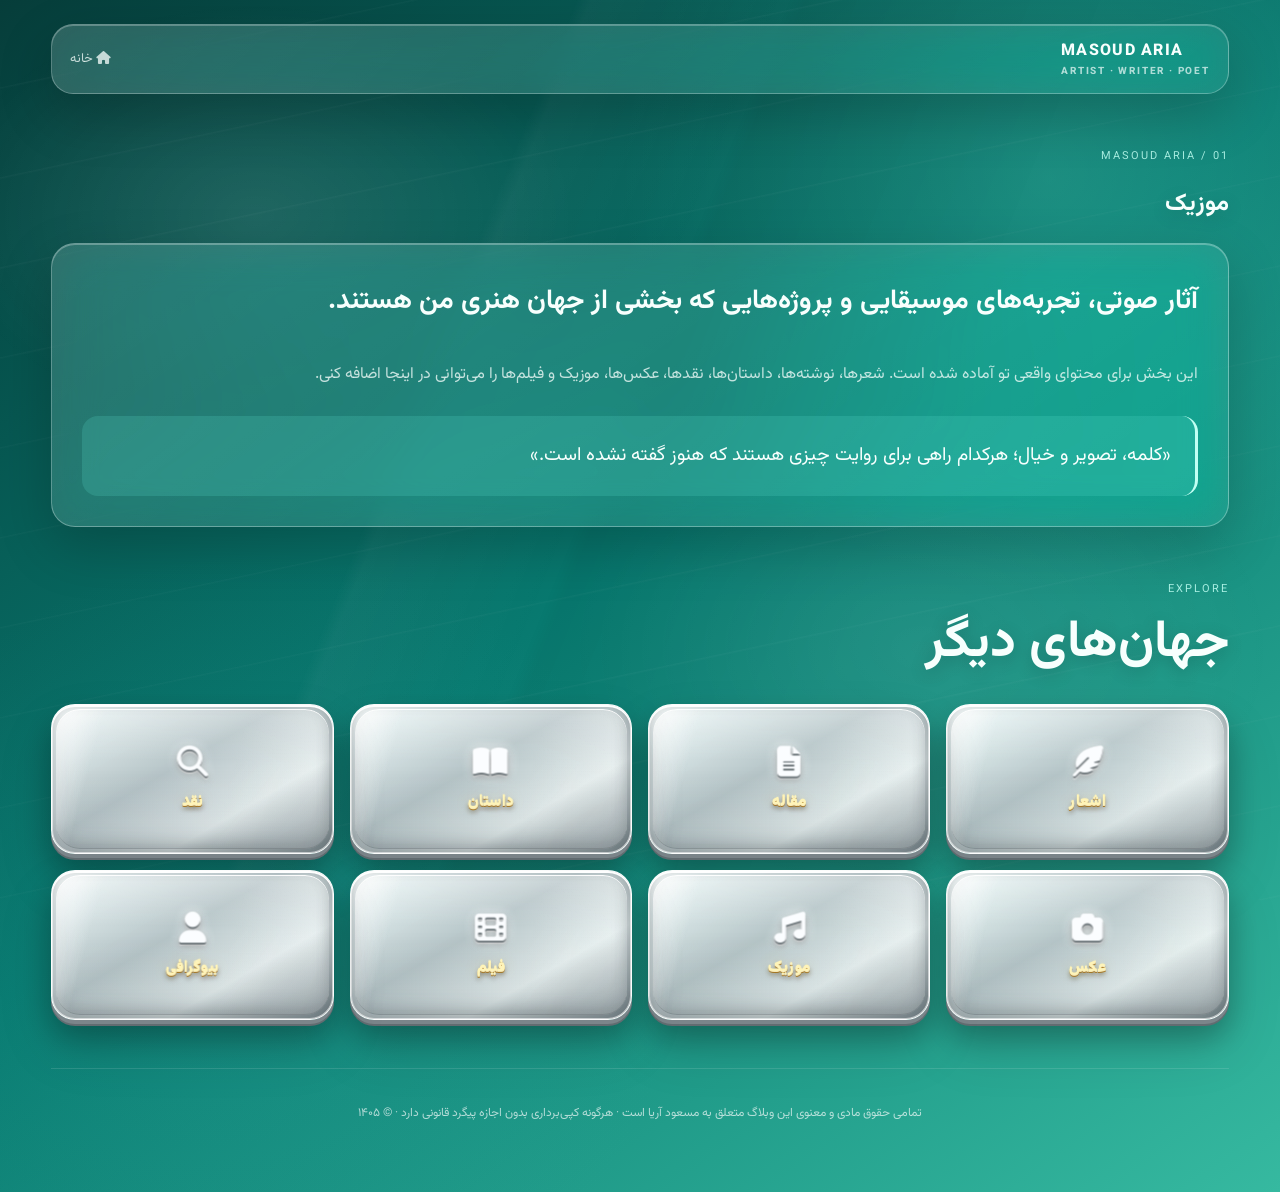
<file: music.html>
<!doctype html>
<html lang="fa" dir="rtl">
<head>
<meta charset="utf-8">
<meta name="viewport" content="width=device-width,initial-scale=1">
<meta name="description" content="وب‌سایت شخصی مسعود آریا؛ شاعر، نویسنده و هنرمند.">
<title>موزیک | مسعود آریا</title>
<link rel="preconnect" href="https://fonts.googleapis.com">
<link rel="preconnect" href="https://fonts.gstatic.com" crossorigin>
<link href="https://fonts.googleapis.com/css2?family=Vazirmatn:wght@300;400;500;600;700;800&display=swap" rel="stylesheet">
<link rel="stylesheet" href="https://cdnjs.cloudflare.com/ajax/libs/font-awesome/6.7.2/css/all.min.css">
<link rel="stylesheet" href="style.css">
</head>
<body class="page-music">
<div class="page">
  <header class="topbar">
    <a class="brand" href="index.html">MASOUD ARIA<small>ARTIST · WRITER · POET</small></a>
    <a class="home-link" href="index.html"><i class="fa-solid fa-house"></i> خانه</a>
  </header>

  <main>
    <section class="section-title">
      <div class="number">MASOUD ARIA / 01</div>
      <h1>موزیک</h1>
    </section>
    <section class="content-card">
      <h3>آثار صوتی، تجربه‌های موسیقایی و پروژه‌هایی که بخشی از جهان هنری من هستند.</h3>
      <p>این بخش برای محتوای واقعی تو آماده شده است. شعرها، نوشته‌ها، داستان‌ها، نقدها، عکس‌ها، موزیک و فیلم‌ها را می‌توانی در اینجا اضافه کنی.</p>
      <div class="quote">«کلمه، تصویر و خیال؛ هرکدام راهی برای روایت چیزی هستند که هنوز گفته نشده است.»</div>
    </section>

    <section class="section-title"><div class="number">EXPLORE</div><h2>جهان‌های دیگر</h2></section>
    <div class="glass-grid"><a class="glass-btn" href="poems.html" aria-label="اشعار">
          <i class="fa-solid fa-feather-pointed" aria-hidden="true"></i><span>اشعار</span>
        </a>
<a class="glass-btn" href="articles.html" aria-label="مقاله">
          <i class="fa-solid fa-file-lines" aria-hidden="true"></i><span>مقاله</span>
        </a>
<a class="glass-btn" href="stories.html" aria-label="داستان">
          <i class="fa-solid fa-book-open" aria-hidden="true"></i><span>داستان</span>
        </a>
<a class="glass-btn" href="criticism.html" aria-label="نقد">
          <i class="fa-solid fa-magnifying-glass" aria-hidden="true"></i><span>نقد</span>
        </a>
<a class="glass-btn" href="photos.html" aria-label="عکس">
          <i class="fa-solid fa-camera" aria-hidden="true"></i><span>عکس</span>
        </a>
<a class="glass-btn" href="music.html" aria-label="موزیک">
          <i class="fa-solid fa-music" aria-hidden="true"></i><span>موزیک</span>
        </a>
<a class="glass-btn" href="films.html" aria-label="فیلم">
          <i class="fa-solid fa-film" aria-hidden="true"></i><span>فیلم</span>
        </a>
<a class="glass-btn" href="about.html" aria-label="بیوگرافی">
          <i class="fa-solid fa-user" aria-hidden="true"></i><span>بیوگرافی</span>
        </a></div>
  </main>

  <footer class="footer">تمامی حقوق مادی و معنوی این وبلاگ متعلق به مسعود آریا است · هرگونه کپی‌برداری بدون اجازه پیگرد قانونی دارد · © ۱۴۰۵</footer>
</div>
<script src="script.js"></script>
</body>
</html>
</file>
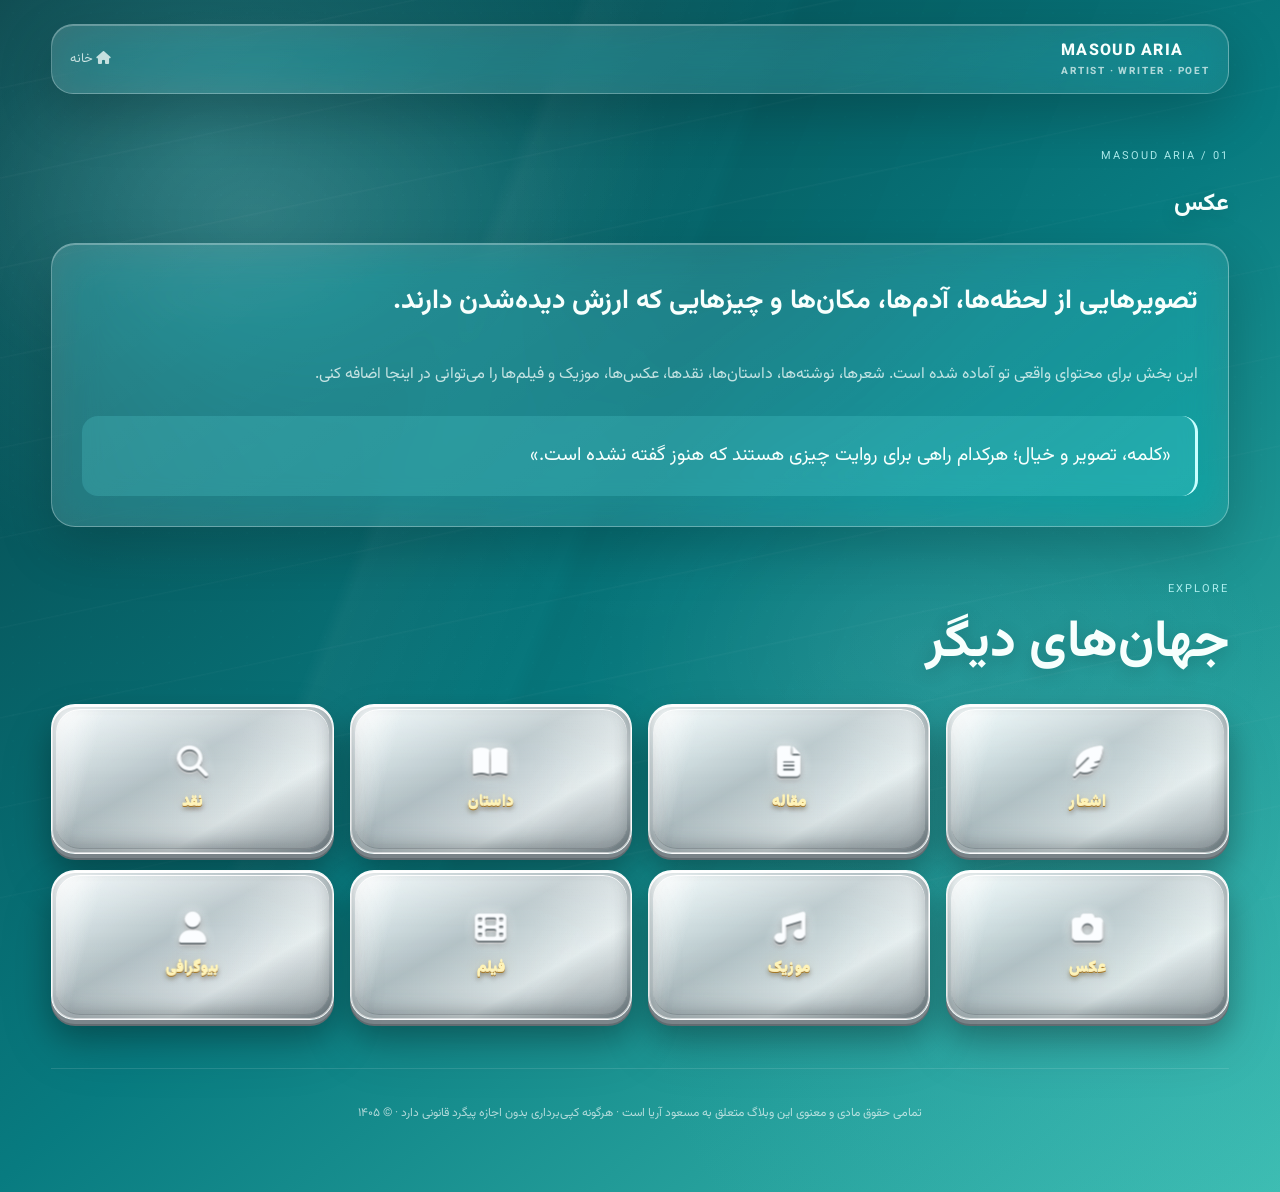
<file: photos.html>
<!doctype html>
<html lang="fa" dir="rtl">
<head>
<meta charset="utf-8">
<meta name="viewport" content="width=device-width,initial-scale=1">
<meta name="description" content="وب‌سایت شخصی مسعود آریا؛ شاعر، نویسنده و هنرمند.">
<title>عکس | مسعود آریا</title>
<link rel="preconnect" href="https://fonts.googleapis.com">
<link rel="preconnect" href="https://fonts.gstatic.com" crossorigin>
<link href="https://fonts.googleapis.com/css2?family=Vazirmatn:wght@300;400;500;600;700;800&display=swap" rel="stylesheet">
<link rel="stylesheet" href="https://cdnjs.cloudflare.com/ajax/libs/font-awesome/6.7.2/css/all.min.css">
<link rel="stylesheet" href="style.css">
</head>
<body class="page-photos">
<div class="page">
  <header class="topbar">
    <a class="brand" href="index.html">MASOUD ARIA<small>ARTIST · WRITER · POET</small></a>
    <a class="home-link" href="index.html"><i class="fa-solid fa-house"></i> خانه</a>
  </header>

  <main>
    <section class="section-title">
      <div class="number">MASOUD ARIA / 01</div>
      <h1>عکس</h1>
    </section>
    <section class="content-card">
      <h3>تصویرهایی از لحظه‌ها، آدم‌ها، مکان‌ها و چیزهایی که ارزش دیده‌شدن دارند.</h3>
      <p>این بخش برای محتوای واقعی تو آماده شده است. شعرها، نوشته‌ها، داستان‌ها، نقدها، عکس‌ها، موزیک و فیلم‌ها را می‌توانی در اینجا اضافه کنی.</p>
      <div class="quote">«کلمه، تصویر و خیال؛ هرکدام راهی برای روایت چیزی هستند که هنوز گفته نشده است.»</div>
    </section>

    <section class="section-title"><div class="number">EXPLORE</div><h2>جهان‌های دیگر</h2></section>
    <div class="glass-grid"><a class="glass-btn" href="poems.html" aria-label="اشعار">
          <i class="fa-solid fa-feather-pointed" aria-hidden="true"></i><span>اشعار</span>
        </a>
<a class="glass-btn" href="articles.html" aria-label="مقاله">
          <i class="fa-solid fa-file-lines" aria-hidden="true"></i><span>مقاله</span>
        </a>
<a class="glass-btn" href="stories.html" aria-label="داستان">
          <i class="fa-solid fa-book-open" aria-hidden="true"></i><span>داستان</span>
        </a>
<a class="glass-btn" href="criticism.html" aria-label="نقد">
          <i class="fa-solid fa-magnifying-glass" aria-hidden="true"></i><span>نقد</span>
        </a>
<a class="glass-btn" href="photos.html" aria-label="عکس">
          <i class="fa-solid fa-camera" aria-hidden="true"></i><span>عکس</span>
        </a>
<a class="glass-btn" href="music.html" aria-label="موزیک">
          <i class="fa-solid fa-music" aria-hidden="true"></i><span>موزیک</span>
        </a>
<a class="glass-btn" href="films.html" aria-label="فیلم">
          <i class="fa-solid fa-film" aria-hidden="true"></i><span>فیلم</span>
        </a>
<a class="glass-btn" href="about.html" aria-label="بیوگرافی">
          <i class="fa-solid fa-user" aria-hidden="true"></i><span>بیوگرافی</span>
        </a></div>
  </main>

  <footer class="footer">تمامی حقوق مادی و معنوی این وبلاگ متعلق به مسعود آریا است · هرگونه کپی‌برداری بدون اجازه پیگرد قانونی دارد · © ۱۴۰۵</footer>
</div>
<script src="script.js"></script>
</body>
</html>
</file>
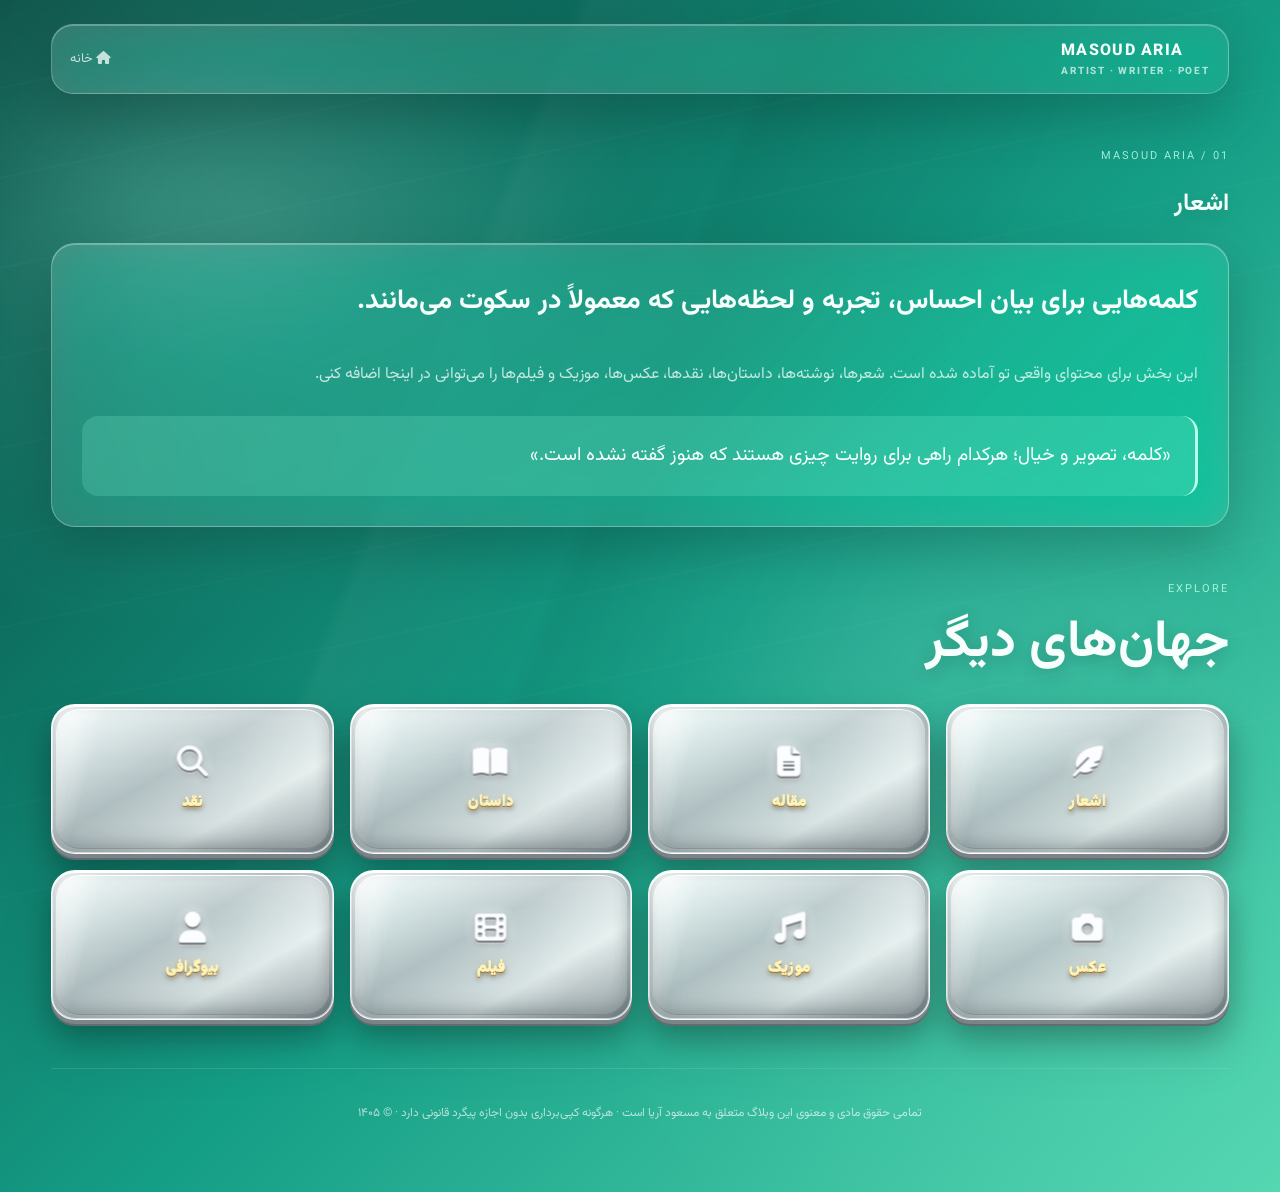
<file: poems.html>
<!doctype html>
<html lang="fa" dir="rtl">
<head>
<meta charset="utf-8">
<meta name="viewport" content="width=device-width,initial-scale=1">
<meta name="description" content="وب‌سایت شخصی مسعود آریا؛ شاعر، نویسنده و هنرمند.">
<title>اشعار | مسعود آریا</title>
<link rel="preconnect" href="https://fonts.googleapis.com">
<link rel="preconnect" href="https://fonts.gstatic.com" crossorigin>
<link href="https://fonts.googleapis.com/css2?family=Vazirmatn:wght@300;400;500;600;700;800&display=swap" rel="stylesheet">
<link rel="stylesheet" href="https://cdnjs.cloudflare.com/ajax/libs/font-awesome/6.7.2/css/all.min.css">
<link rel="stylesheet" href="style.css">
</head>
<body class="page-poems">
<div class="page">
  <header class="topbar">
    <a class="brand" href="index.html">MASOUD ARIA<small>ARTIST · WRITER · POET</small></a>
    <a class="home-link" href="index.html"><i class="fa-solid fa-house"></i> خانه</a>
  </header>

  <main>
    <section class="section-title">
      <div class="number">MASOUD ARIA / 01</div>
      <h1>اشعار</h1>
    </section>
    <section class="content-card">
      <h3>کلمه‌هایی برای بیان احساس، تجربه و لحظه‌هایی که معمولاً در سکوت می‌مانند.</h3>
      <p>این بخش برای محتوای واقعی تو آماده شده است. شعرها، نوشته‌ها، داستان‌ها، نقدها، عکس‌ها، موزیک و فیلم‌ها را می‌توانی در اینجا اضافه کنی.</p>
      <div class="quote">«کلمه، تصویر و خیال؛ هرکدام راهی برای روایت چیزی هستند که هنوز گفته نشده است.»</div>
    </section>

    <section class="section-title"><div class="number">EXPLORE</div><h2>جهان‌های دیگر</h2></section>
    <div class="glass-grid"><a class="glass-btn" href="poems.html" aria-label="اشعار">
          <i class="fa-solid fa-feather-pointed" aria-hidden="true"></i><span>اشعار</span>
        </a>
<a class="glass-btn" href="articles.html" aria-label="مقاله">
          <i class="fa-solid fa-file-lines" aria-hidden="true"></i><span>مقاله</span>
        </a>
<a class="glass-btn" href="stories.html" aria-label="داستان">
          <i class="fa-solid fa-book-open" aria-hidden="true"></i><span>داستان</span>
        </a>
<a class="glass-btn" href="criticism.html" aria-label="نقد">
          <i class="fa-solid fa-magnifying-glass" aria-hidden="true"></i><span>نقد</span>
        </a>
<a class="glass-btn" href="photos.html" aria-label="عکس">
          <i class="fa-solid fa-camera" aria-hidden="true"></i><span>عکس</span>
        </a>
<a class="glass-btn" href="music.html" aria-label="موزیک">
          <i class="fa-solid fa-music" aria-hidden="true"></i><span>موزیک</span>
        </a>
<a class="glass-btn" href="films.html" aria-label="فیلم">
          <i class="fa-solid fa-film" aria-hidden="true"></i><span>فیلم</span>
        </a>
<a class="glass-btn" href="about.html" aria-label="بیوگرافی">
          <i class="fa-solid fa-user" aria-hidden="true"></i><span>بیوگرافی</span>
        </a></div>
  </main>

  <footer class="footer">تمامی حقوق مادی و معنوی این وبلاگ متعلق به مسعود آریا است · هرگونه کپی‌برداری بدون اجازه پیگرد قانونی دارد · © ۱۴۰۵</footer>
</div>
<script src="script.js"></script>
</body>
</html>
</file>
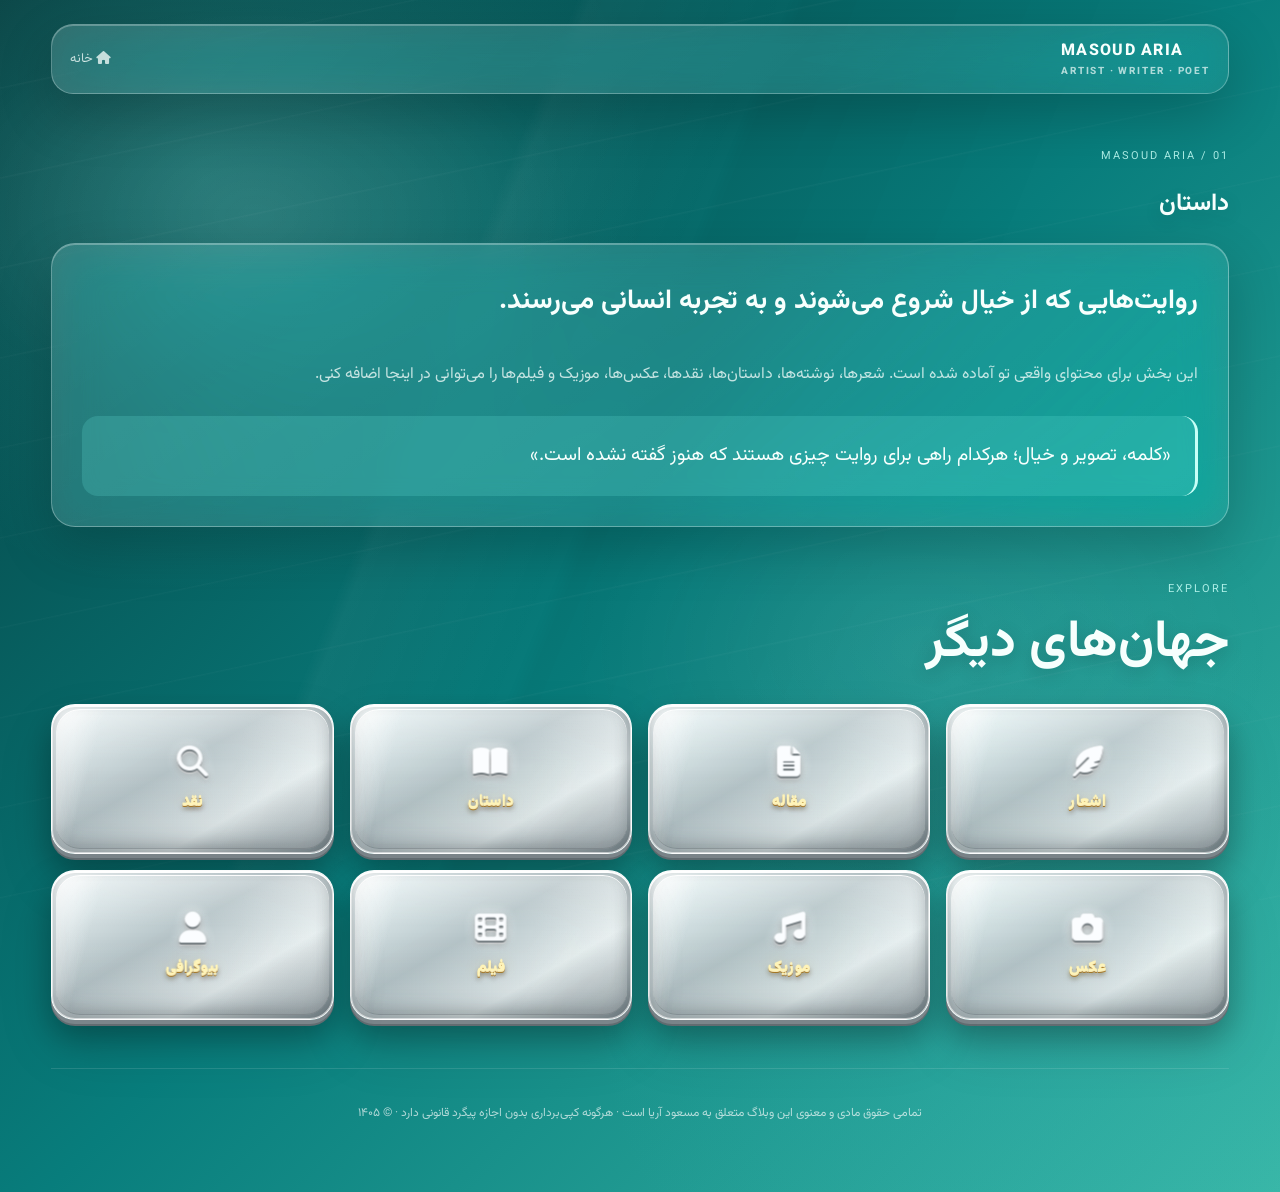
<file: stories.html>
<!doctype html>
<html lang="fa" dir="rtl">
<head>
<meta charset="utf-8">
<meta name="viewport" content="width=device-width,initial-scale=1">
<meta name="description" content="وب‌سایت شخصی مسعود آریا؛ شاعر، نویسنده و هنرمند.">
<title>داستان | مسعود آریا</title>
<link rel="preconnect" href="https://fonts.googleapis.com">
<link rel="preconnect" href="https://fonts.gstatic.com" crossorigin>
<link href="https://fonts.googleapis.com/css2?family=Vazirmatn:wght@300;400;500;600;700;800&display=swap" rel="stylesheet">
<link rel="stylesheet" href="https://cdnjs.cloudflare.com/ajax/libs/font-awesome/6.7.2/css/all.min.css">
<link rel="stylesheet" href="style.css">
</head>
<body class="page-stories">
<div class="page">
  <header class="topbar">
    <a class="brand" href="index.html">MASOUD ARIA<small>ARTIST · WRITER · POET</small></a>
    <a class="home-link" href="index.html"><i class="fa-solid fa-house"></i> خانه</a>
  </header>

  <main>
    <section class="section-title">
      <div class="number">MASOUD ARIA / 01</div>
      <h1>داستان</h1>
    </section>
    <section class="content-card">
      <h3>روایت‌هایی که از خیال شروع می‌شوند و به تجربه انسانی می‌رسند.</h3>
      <p>این بخش برای محتوای واقعی تو آماده شده است. شعرها، نوشته‌ها، داستان‌ها، نقدها، عکس‌ها، موزیک و فیلم‌ها را می‌توانی در اینجا اضافه کنی.</p>
      <div class="quote">«کلمه، تصویر و خیال؛ هرکدام راهی برای روایت چیزی هستند که هنوز گفته نشده است.»</div>
    </section>

    <section class="section-title"><div class="number">EXPLORE</div><h2>جهان‌های دیگر</h2></section>
    <div class="glass-grid"><a class="glass-btn" href="poems.html" aria-label="اشعار">
          <i class="fa-solid fa-feather-pointed" aria-hidden="true"></i><span>اشعار</span>
        </a>
<a class="glass-btn" href="articles.html" aria-label="مقاله">
          <i class="fa-solid fa-file-lines" aria-hidden="true"></i><span>مقاله</span>
        </a>
<a class="glass-btn" href="stories.html" aria-label="داستان">
          <i class="fa-solid fa-book-open" aria-hidden="true"></i><span>داستان</span>
        </a>
<a class="glass-btn" href="criticism.html" aria-label="نقد">
          <i class="fa-solid fa-magnifying-glass" aria-hidden="true"></i><span>نقد</span>
        </a>
<a class="glass-btn" href="photos.html" aria-label="عکس">
          <i class="fa-solid fa-camera" aria-hidden="true"></i><span>عکس</span>
        </a>
<a class="glass-btn" href="music.html" aria-label="موزیک">
          <i class="fa-solid fa-music" aria-hidden="true"></i><span>موزیک</span>
        </a>
<a class="glass-btn" href="films.html" aria-label="فیلم">
          <i class="fa-solid fa-film" aria-hidden="true"></i><span>فیلم</span>
        </a>
<a class="glass-btn" href="about.html" aria-label="بیوگرافی">
          <i class="fa-solid fa-user" aria-hidden="true"></i><span>بیوگرافی</span>
        </a></div>
  </main>

  <footer class="footer">تمامی حقوق مادی و معنوی این وبلاگ متعلق به مسعود آریا است · هرگونه کپی‌برداری بدون اجازه پیگرد قانونی دارد · © ۱۴۰۵</footer>
</div>
<script src="script.js"></script>
</body>
</html>
</file>
<file: style.css>
@import url('https://fonts.googleapis.com/css2?family=Vazirmatn:wght@300;400;500;600;700;800&display=swap');

:root{
  --jade-1:#34d8ae;
  --jade-2:#20bfa0;
  --jade-3:#119884;
  --jade-dark:#0b554c;
  --jade-deep:#073a35;
  --glass:rgba(255,255,255,.14);
  --glass-strong:rgba(255,255,255,.22);
  --line:rgba(255,255,255,.28);
  --text:#f7fffd;
  --muted:rgba(247,255,253,.76);
  --accent:#ffe6a0;
  --accent-soft:rgba(255,220,120,.16);
  --tint:rgba(71,220,180,.20);
  --shadow:0 20px 55px rgba(0,0,0,.20);
  --radius:24px;
  --font:'Vazirmatn',Tahoma,Arial,sans-serif;
}

*{box-sizing:border-box}
html{scroll-behavior:smooth}
body{
  margin:0;min-height:100vh;direction:rtl;font-family:var(--font);color:var(--text);
  background:
    radial-gradient(circle at 12% 12%,var(--tint),transparent 32%),
    radial-gradient(circle at 88% 24%,rgba(255,255,255,.12),transparent 30%),
    radial-gradient(circle at 50% 105%,rgba(255,255,255,.13),transparent 38%),
    linear-gradient(145deg,#0a6257 0%,#12a88f 48%,#43d5ad 100%);
  overflow-x:hidden;transition:background 1s ease;
}
body::before{content:"";position:fixed;inset:0;pointer-events:none;z-index:-1;background:
  linear-gradient(120deg,transparent 0 47%,rgba(255,255,255,.045) 48%,transparent 49%),
  radial-gradient(circle at 50% -10%,rgba(255,255,255,.16),transparent 36%);
}
body::after{content:"";position:fixed;inset:0;pointer-events:none;z-index:-1;opacity:.18;background-image:radial-gradient(rgba(255,255,255,.32) .7px,transparent .8px);background-size:26px 26px;mix-blend-mode:soft-light}
a{color:inherit;text-decoration:none}button,a{font:inherit}button{color:inherit}

/* Each section keeps the original jade identity, but gains its own atmosphere. */
body.page-poems{--tint:rgba(120,236,201,.22);--accent:#b8ffe9;--accent-soft:rgba(142,255,220,.18)}
body.page-articles{--tint:rgba(157,235,190,.22);--accent:#d4ffe6;--accent-soft:rgba(150,240,190,.18)}
body.page-stories{--tint:rgba(92,210,204,.23);--accent:#c7fff7;--accent-soft:rgba(110,235,224,.18)}
body.page-criticism{--tint:rgba(74,190,165,.22);--accent:#b9f7df;--accent-soft:rgba(85,215,180,.18)}
body.page-photos{--tint:rgba(95,220,224,.23);--accent:#c8ffff;--accent-soft:rgba(100,230,230,.18)}
body.page-music{--tint:rgba(84,201,190,.24);--accent:#c1fff3;--accent-soft:rgba(95,225,210,.18)}
body.page-films{--tint:rgba(47,150,135,.25);--accent:#c0eee5;--accent-soft:rgba(70,180,160,.18)}
body.page-about{--tint:rgba(160,220,165,.21);--accent:#d9ffe0;--accent-soft:rgba(150,230,160,.18)}

.page{width:min(1180px,92%);margin:auto;padding:24px 0 70px}
.topbar{display:flex;align-items:center;justify-content:space-between;gap:16px;padding:14px 18px;margin-bottom:28px;border:1px solid var(--line);border-radius:22px;background:linear-gradient(135deg,rgba(255,255,255,.17),rgba(255,255,255,.07));backdrop-filter:blur(20px) saturate(145%);-webkit-backdrop-filter:blur(20px) saturate(145%);box-shadow:var(--shadow),inset 0 1px rgba(255,255,255,.25);position:sticky;top:12px;z-index:20}
.brand{font-weight:800;letter-spacing:.08em;direction:ltr}.brand small{display:block;font-size:10px;letter-spacing:.18em;opacity:.68}.home-link{font-size:13px;color:var(--muted)}
.hero{display:grid;grid-template-columns:1.15fr .85fr;gap:30px;align-items:center;min-height:70vh}.hero-copy{padding:20px}.kicker{font-size:13px;color:var(--accent);letter-spacing:.12em;margin-bottom:12px}.hero h1{font-size:clamp(44px,8vw,90px);line-height:.98;margin:0 0 18px;font-weight:800}.hero h1 span{display:block;opacity:.9}.hero p{max-width:680px;color:var(--muted);font-size:17px;line-height:2}.hero-portrait{display:flex;justify-content:center;animation:float 6s ease-in-out infinite}.portrait-frame{width:min(390px,75vw);aspect-ratio:1/1;border-radius:50%;padding:10px;background:linear-gradient(145deg,rgba(255,255,255,.58),rgba(255,255,255,.10));box-shadow:0 30px 90px rgba(0,0,0,.28),inset 0 0 35px rgba(255,255,255,.17);position:relative}.portrait-frame::after{content:"";position:absolute;inset:-10px;border:1px solid rgba(255,255,255,.30);border-radius:50%;animation:orbit 12s linear infinite}.portrait-frame img{width:100%;height:100%;object-fit:cover;object-position:center 25%;border-radius:50%;display:block}
.section-title{margin:54px 0 20px}.section-title .number{font-size:11px;letter-spacing:.18em;color:var(--accent);opacity:.85}.section-title h2{font-size:clamp(30px,5vw,52px);margin:5px 0 0}

.glass-grid{display:grid;grid-template-columns:repeat(4,1fr);gap:16px}
.glass-btn{
  min-height:150px;border:1px solid rgba(255,255,255,.72);border-radius:24px;
  background:
    linear-gradient(145deg,rgba(255,255,255,.46),rgba(235,242,244,.20) 42%,rgba(120,135,142,.12) 100%),
    linear-gradient(180deg,rgba(255,255,255,.12),rgba(255,255,255,.02));
  color:#fff;box-shadow:
    inset 0 2px 2px rgba(255,255,255,.92),
    inset 0 -15px 26px rgba(40,52,58,.18),
    inset 2px 0 7px rgba(255,255,255,.38),
    0 4px 0 rgba(65,75,82,.34),
    0 18px 38px rgba(0,0,0,.20),
    0 0 0 1px rgba(255,255,255,.10);
  backdrop-filter:blur(25px) saturate(165%);-webkit-backdrop-filter:blur(25px) saturate(165%);
  display:flex;flex-direction:column;align-items:center;justify-content:center;gap:12px;cursor:pointer;position:relative;overflow:hidden;
  transition:transform .18s cubic-bezier(.2,.8,.2,1),background .25s ease,border-color .25s ease,box-shadow .25s ease;
  user-select:none;-webkit-tap-highlight-color:transparent;isolation:isolate;transform-style:preserve-3d;perspective:900px;
}
.glass-btn::before{content:"";position:absolute;inset:3px;border-radius:20px;background:
  linear-gradient(145deg,rgba(255,255,255,.56),transparent 24%,transparent 64%,rgba(255,255,255,.16)),
  linear-gradient(90deg,rgba(255,255,255,.18),transparent 18%,transparent 82%,rgba(255,255,255,.22));
  box-shadow:inset 0 1px 0 rgba(255,255,255,.82),inset 0 -1px 0 rgba(40,55,62,.15);opacity:.96;pointer-events:none;z-index:-1}
.glass-btn::after{content:"";position:absolute;width:58%;height:170%;top:-38%;right:-38%;background:linear-gradient(90deg,transparent,rgba(255,255,255,.42),transparent);transform:rotate(22deg) translateZ(18px);filter:blur(4px);animation:glassSheen 5.5s ease-in-out infinite;pointer-events:none}
.glass-btn i{font-size:30px;color:#fff;text-shadow:0 2px 3px rgba(25,35,40,.35),0 0 16px rgba(255,255,255,.28);transform:translateZ(22px)}
.glass-btn span{font-size:15px;font-weight:800;color:#ffe9a6;text-shadow:0 1px 0 rgba(255,255,255,.42),0 2px 5px rgba(70,48,5,.38),0 0 12px rgba(255,210,90,.20);transform:translateZ(18px);letter-spacing:.01em}
.glass-btn:hover{transform:translateY(-7px) rotateX(1.2deg);background:
  linear-gradient(145deg,rgba(255,255,255,.56),rgba(245,248,250,.24) 44%,rgba(145,158,164,.14));border-color:rgba(255,255,255,.92);
  box-shadow:inset 0 2px 2px rgba(255,255,255,.98),inset 0 -14px 28px rgba(40,52,58,.12),0 7px 0 rgba(65,75,82,.28),0 25px 48px rgba(0,0,0,.22),0 0 34px rgba(255,220,110,.16)}
.glass-btn.pressed{transform:translateY(4px) scale(.965);box-shadow:inset 0 14px 34px rgba(35,45,50,.24),inset 0 2px rgba(255,255,255,.38),0 1px 0 rgba(55,65,72,.38),0 7px 14px rgba(0,0,0,.16)}
.glass-btn.shatter{animation:glassImpact .72s cubic-bezier(.2,.8,.2,1)}
.glass-btn.shatter .crack-overlay{position:absolute;inset:-7%;pointer-events:none;z-index:5;opacity:0;background:
 linear-gradient(29deg,transparent 47.8%,rgba(255,255,255,.98) 48.25%,transparent 48.8%),
 linear-gradient(111deg,transparent 48.35%,rgba(255,255,255,.90) 48.9%,transparent 49.5%),
 linear-gradient(177deg,transparent 48.15%,rgba(255,255,255,.82) 48.75%,transparent 49.45%),
 linear-gradient(67deg,transparent 48.9%,rgba(255,255,255,.78) 49.45%,transparent 50.1%),
 linear-gradient(136deg,transparent 49.1%,rgba(255,255,255,.72) 49.65%,transparent 50.2%),
 linear-gradient(8deg,transparent 49%,rgba(255,255,255,.65) 49.5%,transparent 50%);filter:drop-shadow(0 0 3px rgba(255,255,255,.55));animation:realCrack .72s ease-out}
.shard{position:absolute;z-index:6;width:20px;height:20px;background:linear-gradient(135deg,rgba(255,255,255,.86),rgba(190,205,210,.12));border:1px solid rgba(255,255,255,.65);backdrop-filter:blur(5px);clip-path:polygon(50% 0,100% 35%,72% 100%,8% 68%);animation:shardFly .72s cubic-bezier(.1,.75,.25,1) forwards;pointer-events:none;box-shadow:0 0 7px rgba(255,255,255,.30)}

/* Small glass navigation buttons used only on the home page. */
.home-nav{display:flex;gap:9px;align-items:center;overflow-x:auto;padding:9px 4px 12px;margin:0 0 8px;scrollbar-width:none;direction:rtl}
.home-nav::-webkit-scrollbar{display:none}
.glass-nav-btn{flex:0 0 auto;min-width:86px;height:42px;padding:0 14px;border:1px solid rgba(255,255,255,.55);border-radius:14px;color:#ffe9a6;background:linear-gradient(145deg,rgba(255,255,255,.28),rgba(220,228,232,.09));backdrop-filter:blur(18px) saturate(160%);-webkit-backdrop-filter:blur(18px) saturate(160%);box-shadow:inset 0 1px rgba(255,255,255,.72),inset 0 -6px 12px rgba(40,50,56,.10),0 5px 14px rgba(0,0,0,.15);display:flex;align-items:center;justify-content:center;font-size:12px;font-weight:800;text-shadow:0 1px 0 rgba(255,255,255,.40),0 2px 5px rgba(70,48,5,.30);position:relative;overflow:hidden;transition:transform .16s ease,box-shadow .16s ease,background .2s ease;transform-style:preserve-3d}
.glass-nav-btn::after{content:"";position:absolute;inset:0;background:linear-gradient(110deg,transparent 35%,rgba(255,255,255,.24) 50%,transparent 65%);transform:translateX(120%);animation:navSheen 5s ease-in-out infinite;pointer-events:none}
.glass-nav-btn:hover{transform:translateY(-3px);box-shadow:inset 0 1px rgba(255,255,255,.86),0 9px 20px rgba(0,0,0,.18),0 0 20px rgba(255,220,110,.13)}
.glass-nav-btn.pressed{transform:translateY(3px) scale(.95);box-shadow:inset 0 7px 16px rgba(35,45,50,.20),0 2px 7px rgba(0,0,0,.14)}
@keyframes navSheen{0%,55%{transform:translateX(120%);opacity:0}65%{opacity:1}88%,100%{transform:translateX(-120%);opacity:0}}

.content-card{padding:30px;border:1px solid rgba(255,255,255,.30);border-radius:var(--radius);background:linear-gradient(145deg,rgba(255,255,255,.16),rgba(255,255,255,.065));backdrop-filter:blur(22px) saturate(145%);box-shadow:var(--shadow),inset 0 1px rgba(255,255,255,.28);line-height:2.1}.content-card h3{font-size:27px;margin-top:0}.content-card p{color:var(--muted)}
.quote{margin:25px 0 0;padding:20px 24px;border-right:3px solid var(--accent);background:var(--accent-soft);border-radius:16px;font-size:19px}

.socials{display:flex;justify-content:center;gap:14px;flex-wrap:wrap;margin:50px 0 10px}.social{width:72px;height:72px;display:flex;align-items:center;justify-content:center;border-radius:20px;border:1px solid rgba(255,255,255,.34);background:linear-gradient(145deg,rgba(255,255,255,.22),rgba(255,255,255,.07));backdrop-filter:blur(20px) saturate(150%);box-shadow:inset 0 1px rgba(255,255,255,.4),0 14px 30px rgba(0,0,0,.18);transition:transform .18s ease;position:relative;overflow:hidden}.social i{font-size:29px}.social span{position:absolute;bottom:4px;font-size:8px;opacity:.75}.social:hover{transform:translateY(-4px) scale(1.03)}.social.pressed{transform:scale(.90)}

.footer{text-align:center;color:rgba(255,255,255,.66);padding:35px 0 0;font-size:12px;border-top:1px solid rgba(255,255,255,.12);margin-top:48px}
.ripple{position:fixed;width:12px;height:12px;border-radius:50%;border:1px solid rgba(255,255,255,.82);box-shadow:0 0 15px var(--accent);pointer-events:none;z-index:9999;transform:translate(-50%,-50%) scale(1);animation:ripple .65s ease-out forwards}
.page-touch{position:fixed;pointer-events:none;z-index:9998;width:90px;height:90px;transform:translate(-50%,-50%);border-radius:50%;opacity:0;mix-blend-mode:screen}.page-touch.show{animation:touchPulse .7s ease-out forwards}

@keyframes glassImpact{0%{transform:scale(.94) translateY(3px)}28%{transform:scale(1.025) rotate(.35deg);filter:brightness(1.25)}55%{transform:scale(1.005) rotate(-.2deg)}100%{transform:scale(1)}}
@keyframes realCrack{0%{opacity:0;transform:scale(.45)}20%{opacity:1;transform:scale(.78)}42%{opacity:1;transform:scale(1)}100%{opacity:0;transform:scale(1.10)}}
@keyframes shardFly{0%{opacity:0;transform:translate(0,0) rotate(0) scale(.3)}18%{opacity:1}100%{opacity:0;transform:translate(var(--dx),var(--dy)) rotate(var(--rot)) scale(.7)}}
@keyframes ripple{to{transform:translate(-50%,-50%) scale(16);opacity:0}}
@keyframes touchPulse{0%{opacity:0;transform:translate(-50%,-50%) scale(.2)}25%{opacity:.42}100%{opacity:0;transform:translate(-50%,-50%) scale(2.2)}}
@keyframes float{50%{transform:translateY(-10px)}}@keyframes orbit{to{transform:rotate(360deg)}}
@keyframes glassSheen{0%,55%{transform:translateX(0) rotate(22deg);opacity:0}65%{opacity:1}90%,100%{transform:translateX(-220%) rotate(22deg);opacity:0}}

/* Distinct touch effects for each section. */
body.page-poems .page-touch{background:radial-gradient(circle,rgba(150,255,220,.55),transparent 65%)}
body.page-articles .page-touch{background:radial-gradient(circle,rgba(180,255,200,.50),transparent 65%)}
body.page-stories .page-touch{background:radial-gradient(circle,rgba(110,245,230,.55),transparent 65%)}
body.page-criticism .page-touch{background:radial-gradient(circle,rgba(85,225,190,.50),transparent 65%)}
body.page-photos .page-touch{background:radial-gradient(circle,rgba(110,245,245,.55),transparent 65%)}
body.page-music .page-touch{background:radial-gradient(circle,rgba(95,235,215,.55),transparent 65%)}
body.page-films .page-touch{background:radial-gradient(circle,rgba(80,205,185,.55),transparent 65%)}
body.page-about .page-touch{background:radial-gradient(circle,rgba(175,240,185,.50),transparent 65%)}
body.page-poems .page-touch.show{animation:touchPoem .7s ease-out forwards}
body.page-articles .page-touch.show{animation:touchPaper .7s ease-out forwards}
body.page-stories .page-touch.show{animation:touchStory .7s ease-out forwards}
body.page-criticism .page-touch.show{animation:touchCritic .7s ease-out forwards}
body.page-photos .page-touch.show{animation:touchPhoto .7s ease-out forwards}
body.page-music .page-touch.show{animation:touchMusic .7s ease-out forwards}
body.page-films .page-touch.show{animation:touchFilm .7s ease-out forwards}
body.page-about .page-touch.show{animation:touchAbout .7s ease-out forwards}
@keyframes touchPoem{to{opacity:0;transform:translate(-50%,-50%) scale(2.4) rotate(18deg)}}
@keyframes touchPaper{to{opacity:0;transform:translate(-50%,-50%) scale(1.9) rotate(-8deg)}}
@keyframes touchStory{to{opacity:0;transform:translate(-50%,-50%) scale(2.8) rotate(90deg)}}
@keyframes touchCritic{to{opacity:0;transform:translate(-50%,-50%) scale(1.7) rotate(-25deg)}}
@keyframes touchPhoto{to{opacity:0;transform:translate(-50%,-50%) scale(3.1)}}
@keyframes touchMusic{to{opacity:0;transform:translate(-50%,-50%) scale(2.3) rotate(140deg)}}
@keyframes touchFilm{to{opacity:0;transform:translate(-50%,-50%) scale(2.1) rotate(45deg)}}
@keyframes touchAbout{to{opacity:0;transform:translate(-50%,-50%) scale(2.5)}}

/* Film-category atmospheres: distinct moods, still compatible with the silver/gold glass identity. */
body.page-classic{--tint:rgba(205,176,105,.20);background:radial-gradient(circle at 18% 14%,rgba(255,226,150,.22),transparent 30%),linear-gradient(145deg,#263d3a 0%,#52645e 52%,#a99565 100%)}
body.page-new{--tint:rgba(85,205,215,.22);background:radial-gradient(circle at 80% 18%,rgba(110,245,255,.24),transparent 30%),linear-gradient(145deg,#082f36 0%,#0b6870 52%,#42b8b5 100%)}
body.page-historical{--tint:rgba(180,135,76,.20);background:radial-gradient(circle at 22% 16%,rgba(231,194,118,.20),transparent 32%),linear-gradient(145deg,#35281e 0%,#66503b 54%,#8b7654 100%)}
body.page-cultural{--tint:rgba(125,202,168,.20);background:radial-gradient(circle at 82% 20%,rgba(174,245,205,.18),transparent 30%),linear-gradient(145deg,#123c37 0%,#26715f 54%,#68a88a 100%)}
body.page-artistic{--tint:rgba(184,133,214,.20);background:radial-gradient(circle at 20% 16%,rgba(226,182,245,.20),transparent 32%),linear-gradient(145deg,#251e37 0%,#4d3e6b 52%,#7b638f 100%)}
body[class*="page-"] .section-title h1,body[class*="page-"] .section-title h2{ text-shadow:0 4px 18px rgba(0,0,0,.18)}
.film-categories{display:grid;grid-template-columns:repeat(5,1fr);gap:14px;margin-top:18px}
.film-category-card{min-height:165px}
.film-category-card .category-note{font-size:11px;color:rgba(255,255,255,.72);text-align:center;line-height:1.8;padding:0 10px;transform:translateZ(14px)}
body.page-classic .film-category-card{--accent:#f2d48c} body.page-new .film-category-card{--accent:#8ff4f3} body.page-historical .film-category-card{--accent:#e2bc7d} body.page-cultural .film-category-card{--accent:#9fe3bd} body.page-artistic .film-category-card{--accent:#ddb7f1}
.film-category-card span{color:var(--accent)!important}
@media (max-width:980px){.film-categories{grid-template-columns:repeat(3,1fr)}}
@media (max-width:600px){.film-categories{grid-template-columns:repeat(2,1fr);gap:11px}.glass-nav-btn{min-width:78px;padding:0 11px;font-size:11px}}

@media (max-width:900px){.hero{grid-template-columns:1fr;text-align:center}.hero-copy{padding:5px}.hero p{margin-inline:auto}.glass-grid{grid-template-columns:repeat(2,1fr)}}
@media (max-width:520px){.page{width:94%;padding-top:10px}.topbar{top:6px}.glass-grid{gap:11px}.glass-btn{min-height:125px;border-radius:18px}.glass-btn i{font-size:25px}.glass-btn span{font-size:13px}.portrait-frame{width:270px}}
@media (prefers-reduced-motion:reduce){*,*::before,*::after{animation-duration:.01ms!important;animation-iteration-count:1!important;scroll-behavior:auto!important}}

/* =========================================================
   VERSION 70 — PRECISION METAL KEYCAP / REALISTIC GLASS
   ========================================================= */
:root{
  --metal-hi:#ffffff;
  --metal-mid:#dfe5e8;
  --metal-low:#9ba5aa;
  --gold-hi:#fff4b7;
  --gold-mid:#e5b84f;
  --gold-low:#9a6815;
}

/* Richer, non-flat atmospheres: each page remains related to jade but has its own visual composition. */
body:not(.page-about){
  background-color:#083f3a;
  background-image:
    radial-gradient(ellipse at 15% 8%, color-mix(in srgb,var(--tint) 90%,transparent), transparent 34%),
    radial-gradient(ellipse at 86% 18%, rgba(255,255,255,.12), transparent 30%),
    radial-gradient(ellipse at 35% 78%, rgba(0,45,40,.20), transparent 36%),
    radial-gradient(ellipse at 90% 88%, rgba(255,255,255,.09), transparent 28%),
    linear-gradient(138deg,#063d38 0%,#087f70 38%,#18aa91 68%,#0b655b 100%);
}
body:not(.page-about)::before{
  background:
    radial-gradient(ellipse at 20% 24%,rgba(255,255,255,.10),transparent 22%),
    radial-gradient(ellipse at 72% 72%,rgba(255,255,255,.065),transparent 27%),
    repeating-linear-gradient(168deg,transparent 0 85px,rgba(255,255,255,.026) 86px,transparent 88px),
    linear-gradient(112deg,transparent 0 35%,rgba(255,255,255,.035) 36%,transparent 48%,rgba(0,0,0,.035) 49%,transparent 68%);
  opacity:1;
}
body.page-poems{background-image:radial-gradient(ellipse at 12% 18%,rgba(126,255,220,.22),transparent 30%),radial-gradient(ellipse at 82% 78%,rgba(111,255,212,.12),transparent 32%),linear-gradient(135deg,#06453e,#159e86 54%,#55d6b1)}
body.page-articles{background-image:radial-gradient(ellipse at 80% 12%,rgba(219,255,205,.20),transparent 28%),radial-gradient(ellipse at 18% 78%,rgba(114,214,155,.13),transparent 32%),linear-gradient(145deg,#073d37,#178e72 50%,#75c991)}
body.page-stories{background-image:radial-gradient(ellipse at 16% 15%,rgba(90,238,225,.20),transparent 29%),radial-gradient(ellipse at 80% 84%,rgba(49,177,189,.15),transparent 30%),linear-gradient(135deg,#063b3d,#087d7c 50%,#39b7a7)}
body.page-criticism{background-image:radial-gradient(ellipse at 78% 16%,rgba(126,237,201,.17),transparent 28%),radial-gradient(ellipse at 20% 82%,rgba(5,63,58,.24),transparent 34%),linear-gradient(145deg,#053a36,#087467 55%,#168f78)}
body.page-photos{background-image:radial-gradient(ellipse at 16% 12%,rgba(122,255,255,.20),transparent 30%),radial-gradient(ellipse at 86% 82%,rgba(71,189,207,.15),transparent 30%),linear-gradient(140deg,#063c42,#087b80 52%,#3dbdb1)}
body.page-music{background-image:radial-gradient(ellipse at 82% 15%,rgba(121,255,223,.18),transparent 29%),radial-gradient(ellipse at 20% 80%,rgba(50,168,167,.14),transparent 30%),linear-gradient(145deg,#063d3a,#087a70 48%,#36b9a0)}
body.page-films{background-image:radial-gradient(ellipse at 18% 12%,rgba(115,227,199,.16),transparent 28%),radial-gradient(ellipse at 82% 82%,rgba(0,36,40,.22),transparent 34%),linear-gradient(145deg,#052f30,#075e5b 48%,#168d78)}

/* Biography: crow-black lacquer + luminous gold, intentionally distinct. */
body.page-about{
  color:#fffdf2;
  background:
    radial-gradient(ellipse at 78% 10%,rgba(255,214,93,.20),transparent 26%),
    radial-gradient(ellipse at 15% 76%,rgba(255,186,45,.10),transparent 30%),
    linear-gradient(145deg,#030506 0%,#101313 46%,#050606 100%);
}
body.page-about::before{
  background:
    radial-gradient(ellipse at 52% 28%,rgba(255,236,151,.055),transparent 30%),
    repeating-linear-gradient(124deg,transparent 0 90px,rgba(255,220,100,.025) 91px,transparent 94px),
    linear-gradient(115deg,transparent 0 42%,rgba(255,255,255,.035) 43%,transparent 49%);
}
body.page-about .topbar,body.page-about .content-card{border-color:rgba(255,220,110,.28);background:linear-gradient(145deg,rgba(255,255,255,.08),rgba(255,211,82,.045),rgba(0,0,0,.35));box-shadow:0 24px 65px rgba(0,0,0,.55),inset 0 1px rgba(255,245,190,.20)}
body.page-about .section-title .number,body.page-about .kicker{color:#f5d878}
body.page-about .section-title h1,body.page-about .section-title h2{color:#fff1ad;text-shadow:0 2px 0 #6e4910,0 5px 18px rgba(255,204,80,.22)}
body.page-about .content-card h3{color:#fff0ae;text-shadow:0 2px 0 #65420c}
body.page-about .content-card p,body.page-about .content-card{color:#e9e5d6}
body.page-about .quote{border-color:rgba(255,215,96,.30);background:linear-gradient(135deg,rgba(255,216,91,.09),rgba(255,255,255,.025));color:#ffe9a0;box-shadow:inset 0 1px rgba(255,245,190,.20),0 12px 30px rgba(0,0,0,.35)}

/* Real laptop-style metal keycaps. They are raised, beveled and optically separated from the theme. */
.glass-btn,.glass-nav-btn,.social{
  position:relative;
  isolation:isolate;
  overflow:hidden;
  border:1px solid rgba(255,255,255,.92);
  background:
    linear-gradient(150deg,rgba(255,255,255,.98) 0%,rgba(236,240,242,.94) 14%,rgba(190,199,203,.96) 43%,rgba(238,241,242,.96) 69%,rgba(126,137,143,.98) 100%);
  color:#ffffff;
  box-shadow:
    inset 0 2px 0 rgba(255,255,255,.98),
    inset 0 0 0 1px rgba(255,255,255,.55),
    inset 0 -10px 18px rgba(62,71,77,.34),
    inset 5px 0 11px rgba(255,255,255,.30),
    inset -6px 0 12px rgba(57,66,71,.20),
    0 4px 0 #7b858a,
    0 6px 0 #626c71,
    0 17px 30px rgba(0,0,0,.25),
    0 27px 55px rgba(0,0,0,.13);
  transform:translateZ(0);
}
.glass-btn::before,.glass-nav-btn::before,.social::before{
  content:"";position:absolute;inset:4px;border-radius:inherit;pointer-events:none;z-index:-1;
  background:
    linear-gradient(105deg,rgba(255,255,255,.70),transparent 16%,transparent 62%,rgba(255,255,255,.24)),
    linear-gradient(180deg,rgba(255,255,255,.28),transparent 38%,rgba(55,65,70,.10));
  box-shadow:inset 0 1px rgba(255,255,255,.96),inset 0 -1px rgba(55,64,69,.18);
}
.glass-btn::after,.glass-nav-btn::after,.social::after{
  content:"";position:absolute;pointer-events:none;z-index:3;top:-45%;left:-65%;width:42%;height:190%;
  background:linear-gradient(90deg,transparent,rgba(255,255,255,.92),transparent);
  filter:blur(3px);transform:rotate(19deg);opacity:.0;animation:metalSweep 6.8s ease-in-out infinite;
}
.glass-btn i,.social i{color:#fbfdff;text-shadow:0 2px 0 #6c7579,0 4px 7px rgba(0,0,0,.30),0 0 12px rgba(255,255,255,.45);transform:translateZ(24px);filter:drop-shadow(0 1px 0 #fff)}
.glass-btn span,.social span,.glass-nav-btn{color:var(--gold-hi);text-shadow:0 1px 0 #fff8cf,0 2px 0 #a46f12,0 4px 5px rgba(52,34,4,.52),0 0 13px rgba(255,210,72,.26);}
.glass-btn span{transform:translateZ(26px);font-weight:900;letter-spacing:.01em}
.glass-btn:hover,.social:hover{transform:translateY(-7px) rotateX(2deg) scale(1.012);box-shadow:inset 0 2px 0 #fff,inset 0 -10px 18px rgba(55,64,69,.28),0 5px 0 #7b858a,0 7px 0 #626c71,0 23px 42px rgba(0,0,0,.27),0 0 26px rgba(255,220,110,.18)}
.glass-btn.pressed,.social.pressed,.glass-nav-btn.pressed{transform:translateY(6px) scale(.968) rotateX(-2deg);box-shadow:inset 0 11px 24px rgba(38,46,51,.36),inset 0 2px rgba(255,255,255,.55),0 1px 0 #707a7f,0 5px 11px rgba(0,0,0,.18)}
.glass-btn.shatter,.glass-nav-btn.shatter,.social.shatter{animation:keycapImpact .82s cubic-bezier(.18,.72,.24,1)}

/* SVG crack network is generated per press by JS; these rules make it read as fractured glass rather than a flat overlay. */
.crack-svg{position:absolute;inset:-1px;width:calc(100% + 2px);height:calc(100% + 2px);z-index:8;pointer-events:none;overflow:visible;filter:drop-shadow(0 0 2px rgba(255,255,255,.95)) drop-shadow(0 1px 1px rgba(55,65,70,.45));animation:crackBloom .82s cubic-bezier(.2,.7,.2,1) forwards}
.crack-main{fill:none;stroke:rgba(255,255,255,.96);stroke-width:1.5;stroke-linecap:round;stroke-linejoin:round}
.crack-ghost{fill:none;stroke:rgba(86,98,104,.55);stroke-width:2.7;stroke-linecap:round;stroke-linejoin:round}
.crack-fine{fill:none;stroke:rgba(255,255,255,.72);stroke-width:.72;stroke-linecap:round}
.crack-node{fill:rgba(255,255,255,.82);filter:blur(.3px)}
@keyframes crackBloom{0%{opacity:0;transform:scale(.72)}12%{opacity:1;transform:scale(.93)}36%{opacity:1;transform:scale(1)}76%{opacity:1}100%{opacity:0;transform:scale(1.015)}}
@keyframes keycapImpact{0%{transform:translateY(0)}13%{transform:translateY(7px) scale(.966)}34%{transform:translateY(4px) scale(.978)}100%{transform:translateY(0)}}
@keyframes metalSweep{0%,58%{transform:translateX(0) rotate(19deg);opacity:0}66%{opacity:.85}82%{transform:translateX(440%) rotate(19deg);opacity:.05}100%{opacity:0}}

/* Small navigation keycaps are physically thinner but use the same metal system. */
.glass-nav-btn{height:46px;border-radius:13px;box-shadow:inset 0 2px 0 #fff,inset 0 -7px 13px rgba(50,60,65,.28),0 3px 0 #737d82,0 5px 0 #5e686d,0 10px 18px rgba(0,0,0,.20)}
.glass-nav-btn:hover{transform:translateY(-4px);box-shadow:inset 0 2px 0 #fff,inset 0 -7px 13px rgba(50,60,65,.22),0 4px 0 #737d82,0 6px 0 #5e686d,0 15px 26px rgba(0,0,0,.22)}
.glass-nav-btn.pressed{transform:translateY(4px) scale(.95)}

/* Softer visual motifs per page — waves, mist and directional light, not flat fills. */
body.page-poems::after{background-image:radial-gradient(rgba(215,255,241,.26) .7px,transparent .8px),repeating-radial-gradient(ellipse at 20% 70%,transparent 0 45px,rgba(255,255,255,.028) 47px 49px,transparent 52px);background-size:28px 28px,100% 100%;opacity:.18}
body.page-articles::after{background-image:linear-gradient(125deg,transparent 0 48%,rgba(255,255,255,.04) 49%,transparent 51%),radial-gradient(rgba(230,255,238,.22) .7px,transparent .8px);background-size:100% 100%,30px 30px;opacity:.16}
body.page-stories::after{background-image:repeating-linear-gradient(160deg,transparent 0 70px,rgba(255,255,255,.028) 71px 74px,transparent 75px);opacity:.18}
body.page-criticism::after{background-image:linear-gradient(90deg,transparent,rgba(255,255,255,.035),transparent),radial-gradient(rgba(210,255,239,.18) .6px,transparent .8px);background-size:100% 100%,24px 24px;opacity:.15}
body.page-photos::after{background-image:radial-gradient(circle at 50% 50%,rgba(255,255,255,.12),transparent 38%),radial-gradient(rgba(215,255,255,.22) .7px,transparent .8px);background-size:100% 100%,26px 26px;opacity:.17}
body.page-music::after{background-image:repeating-radial-gradient(ellipse at 10% 80%,transparent 0 36px,rgba(255,255,255,.028) 38px 40px,transparent 43px);opacity:.20}
body.page-films::after{background-image:linear-gradient(115deg,transparent 0 43%,rgba(255,255,255,.035) 44%,transparent 47%),linear-gradient(65deg,transparent 0 57%,rgba(0,0,0,.035) 58%,transparent 62%);opacity:.18}
body.page-about::after{background-image:radial-gradient(rgba(255,225,130,.13) .7px,transparent .8px);background-size:24px 24px;opacity:.11}

/* Film categories retain distinct worlds, but now carry the same physical metal keycap language. */
body.page-classic{background-image:radial-gradient(ellipse at 18% 12%,rgba(255,220,135,.20),transparent 30%),radial-gradient(ellipse at 84% 80%,rgba(44,61,55,.32),transparent 35%),linear-gradient(145deg,#1e302e,#52635c 52%,#a08b5a 100%)}
body.page-new{background-image:radial-gradient(ellipse at 80% 14%,rgba(111,250,255,.24),transparent 29%),radial-gradient(ellipse at 20% 84%,rgba(11,85,96,.22),transparent 33%),linear-gradient(145deg,#062d34,#087078 52%,#3ab5b1 100%)}
body.page-historical{background-image:radial-gradient(ellipse at 22% 13%,rgba(238,198,119,.22),transparent 31%),radial-gradient(ellipse at 82% 82%,rgba(47,31,19,.24),transparent 33%),linear-gradient(145deg,#30231a,#67503b 53%,#927958 100%)}
body.page-cultural{background-image:radial-gradient(ellipse at 82% 16%,rgba(180,245,207,.20),transparent 29%),radial-gradient(ellipse at 15% 82%,rgba(24,86,68,.20),transparent 33%),linear-gradient(145deg,#103933,#27755f 54%,#68a887 100%)}
body.page-artistic{background-image:radial-gradient(ellipse at 18% 13%,rgba(235,193,255,.20),transparent 31%),radial-gradient(ellipse at 82% 80%,rgba(32,22,48,.28),transparent 34%),linear-gradient(145deg,#211a31,#4b3a67 53%,#80658e 100%)}

@media (max-width:900px){.glass-btn{min-height:146px}}
@media (max-width:520px){.glass-btn{min-height:124px;border-radius:18px}.glass-btn::before{inset:3px}.glass-btn span{font-size:13px}.glass-nav-btn{height:43px}}
</file>
